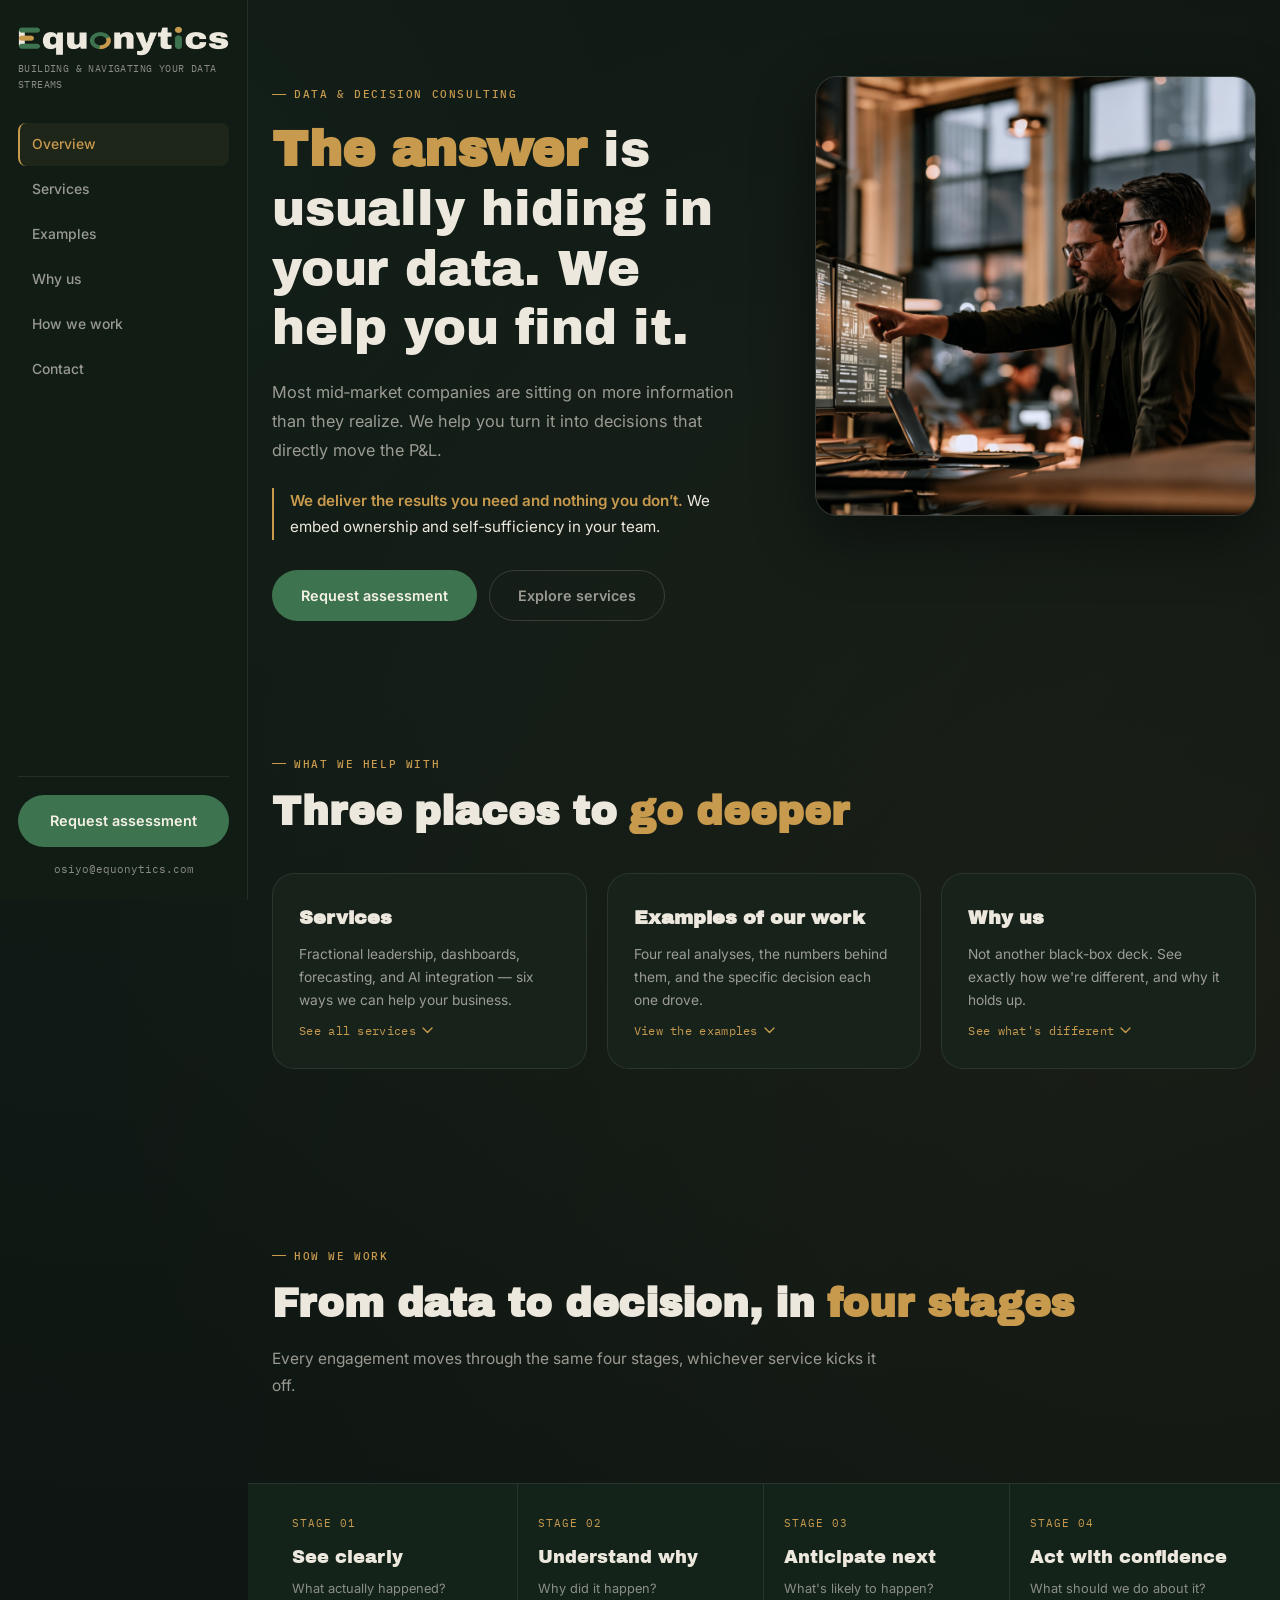
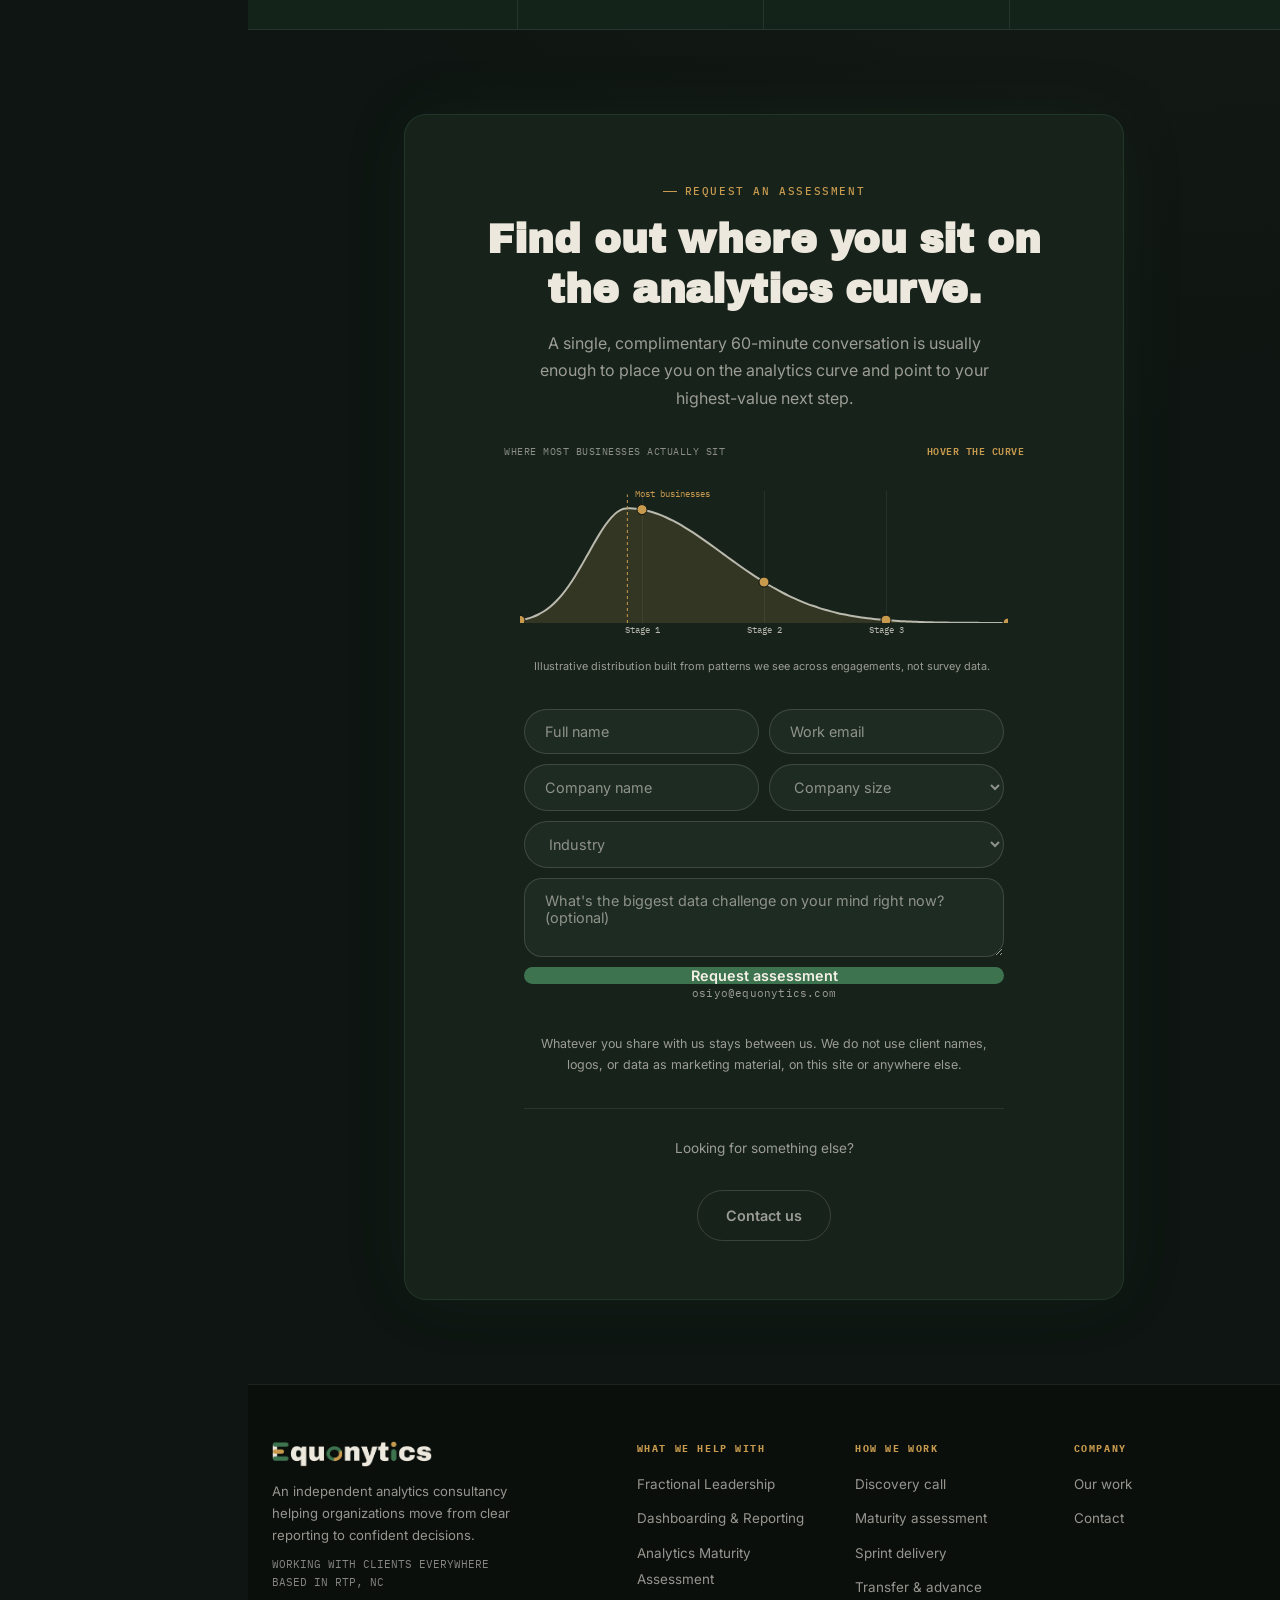
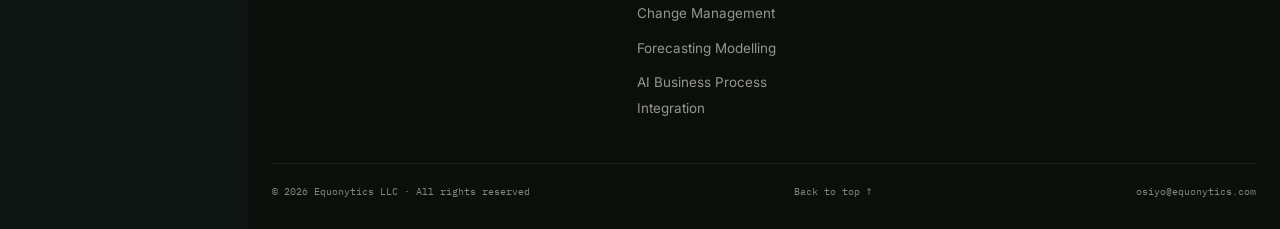
<file: index.html>
<!DOCTYPE html>
<html lang="en">
<head>
    <meta charset="UTF-8">
    <meta name="viewport" content="width=device-width, initial-scale=1.0">
    <title>Equonytics | Data Science & Analytics Consulting, Built for Ownership</title>
    <meta name="description" content="Equonytics turns scattered data into clear, confident decisions — fractional analytics leadership, dashboards, forecasting, and AI integration, built with your team in as little as 90 days.">
    <link rel="canonical" href="https://www.equonytics.com/">
    <meta name="theme-color" content="#0E1512">
    <meta name="robots" content="index, follow">

    <meta property="og:type" content="website">
    <meta property="og:site_name" content="Equonytics">
    <meta property="og:title" content="Equonytics | Data Science & Analytics Consulting, Built for Ownership">
    <meta property="og:description" content="Equonytics turns scattered data into clear, confident decisions — fractional analytics leadership, dashboards, forecasting, and AI integration, built with your team in as little as 90 days.">
    <meta property="og:url" content="https://www.equonytics.com/">
    <meta name="twitter:card" content="summary">
    <meta name="twitter:title" content="Equonytics | Data Science & Analytics Consulting, Built for Ownership">
    <meta name="twitter:description" content="Equonytics turns scattered data into clear, confident decisions — fractional analytics leadership, dashboards, forecasting, and AI integration, built with your team in as little as 90 days.">

    <link rel="icon" type="image/png" href="./assets/favicon.png">
    <link rel="apple-touch-icon" href="./assets/favicon.png">
    <script type="application/ld+json">
    {
        "@context": "https://schema.org",
        "@type": "ProfessionalService",
        "name": "Equonytics",
        "description": "Data science and analytics consulting helping mid-market organizations turn scattered data into clear, confident decisions — through fractional analytics leadership, dashboarding, forecasting, and AI integration.",
        "url": "https://www.equonytics.com/",
        "email": "osiyo@equonytics.com",
        "areaServed": "Worldwide",
        "knowsAbout": ["Data analytics", "Data science consulting", "KPI and KRI governance", "Predictive modeling", "Decision intelligence", "AI implementation strategy", "Fractional CDO", "VP Analytics", "Change Management", "Forecasting", "AI Integration", "Dashboarding", "Reporting"]
    }
    </script>


    <link rel="preconnect" href="https://fonts.googleapis.com">
    <link rel="preconnect" href="https://fonts.gstatic.com" crossorigin>
    <link href="https://fonts.googleapis.com/css2?family=Archivo+Black&family=Archivo:wght@400;500;600;700&family=Inter:wght@300;400;500;600;700&family=IBM+Plex+Mono:wght@400;500;600&display=swap" rel="stylesheet">
    <link rel="stylesheet" href="./assets/styles.css">
</head>
<body>
    <a href="#overview" class="skip-link">Skip to content</a>

    <div class="app-shell">
        <div class="sidenav-scrim" id="sidenavScrim"></div>

        <!-- SECTION NAVIGATION -->
        <aside class="sidenav" id="sidenav" aria-label="Section navigation">
            <div class="sidenav-top">
                <a href="index.html" class="sidenav-logo">
                    <img src="./assets/logo.png" alt="Equonytics" class="logo-wordmark">
                    <span class="logo-sub">Building &amp; Navigating your Data Streams</span>
                </a>
                <button type="button" class="sidenav-close" id="sidenavClose" aria-label="Close menu">&times;</button>
            </div>
            <nav class="sidenav-links" aria-label="Page sections">
                <a href="index.html#overview" class="sidenav-link active">Overview</a>
                <a href="services.html" class="sidenav-link">Services</a>
                <a href="examples.html" class="sidenav-link">Examples</a>
                <a href="why-us.html" class="sidenav-link">Why us</a>
                <a href="index.html#process" class="sidenav-link">How we work</a>
                <a href="index.html#contact" class="sidenav-link">Contact</a>
            </nav>
            <div class="sidenav-foot">
                <a href="index.html#contact" class="btn btn-primary sidenav-cta">Request assessment</a>
                <span class="sidenav-mail">osiyo@equonytics.com</span>
            </div>
        </aside>

        <div class="main-col">
            <!-- MOBILE TOPBAR -->
            <header class="topbar">
                <button type="button" class="menu-toggle" id="menuToggle" aria-label="Open menu" aria-expanded="false" aria-controls="sidenav">
                    <span></span><span></span><span></span>
                </button>
                <img src="./assets/logo.png" alt="Equonytics" class="logo-wordmark">
                <a href="index.html#contact" class="nav-cta">Request assessment</a>
            </header>

            <!-- MAIN HERO -->
            <header class="hero" id="overview">
                <div class="hero-inner">
                    <div class="hero-text">
                        <span class="eyebrow">Data & decision consulting</span>
                        <h1><strong>The answer</strong> is usually hiding in your data. We help you find it.</h1>
                        <p class="hero-sub">Most mid‑market companies are sitting on more information than they realize. We help you turn it into decisions that directly move the P&L.</p>
                        <p class="hero-promise"><strong>We deliver the results you need and nothing you don’t.</strong> We embed ownership and self‑sufficiency in your team.</p>
                        <div class="hero-actions">
                            <a href="#contact" class="btn btn-primary">Request assessment</a>
                            <a href="services.html" class="btn btn-secondary">Explore services</a>
                        </div>
                    </div>
                    <div class="hero-media">
                        <div class="hero-media-frame">
                            <img src="./assets/hero_photo.png" alt="An Equonytics analyst reviewing data dashboards late at the office, city lights visible through the window behind them.">
                        </div>
                    </div>
                </div>
            </header>

            <main id="main-content">
                <!-- WHAT WE HELP WITH: brief teasers, full detail lives on their own pages -->
                <section class="reveal">
                    <div class="wrap">
                        <span class="eyebrow">What we help with</span>
                        <h2>Three places to <strong>go deeper</strong></h2>
                        <div class="teaser-grid">
                            <a href="services.html" class="teaser-card">
                                <h3>Services</h3>
                                <p>Fractional leadership, dashboards, forecasting, and AI integration — six ways we can help your business.</p>
                                <span class="teaser-link">See all services <svg width="11" height="7" viewBox="0 0 11 7" fill="none"><path d="M1 1L5.5 5.5L10 1" stroke="currentColor" stroke-width="1.4" stroke-linecap="round" stroke-linejoin="round"/></svg></span>
                            </a>
                            <a href="examples.html" class="teaser-card">
                                <h3>Examples of our work</h3>
                                <p>Four real analyses, the numbers behind them, and the specific decision each one drove.</p>
                                <span class="teaser-link">View the examples <svg width="11" height="7" viewBox="0 0 11 7" fill="none"><path d="M1 1L5.5 5.5L10 1" stroke="currentColor" stroke-width="1.4" stroke-linecap="round" stroke-linejoin="round"/></svg></span>
                            </a>
                            <a href="why-us.html" class="teaser-card">
                                <h3>Why us</h3>
                                <p>Not another black-box deck. See exactly how we're different, and why it holds up.</p>
                                <span class="teaser-link">See what's different <svg width="11" height="7" viewBox="0 0 11 7" fill="none"><path d="M1 1L5.5 5.5L10 1" stroke="currentColor" stroke-width="1.4" stroke-linecap="round" stroke-linejoin="round"/></svg></span>
                            </a>
                        </div>
                    </div>
                </section>

                <!-- BRIEF PROCESS OVERVIEW -->
                <section class="reveal" id="process-intro">
                    <div class="wrap">
                        <span class="eyebrow">How we work</span>
                        <h2>From data to decision, in <strong>four stages</strong></h2>
                        <p class="lead">Every engagement moves through the same four stages, whichever service kicks it off.</p>
                    </div>
                </section>
<div class="stages reveal" id="process">
            <div class="stages-inner">
                <div class="stage"><div class="stage-num">STAGE 01</div><div class="stage-name">See clearly</div><div class="stage-desc">What actually happened?</div></div>
                <div class="stage"><div class="stage-num">STAGE 02</div><div class="stage-name">Understand why</div><div class="stage-desc">Why did it happen?</div></div>
                <div class="stage"><div class="stage-num">STAGE 03</div><div class="stage-name">Anticipate next</div><div class="stage-desc">What's likely to happen?</div></div>
                <div class="stage"><div class="stage-num">STAGE 04</div><div class="stage-name">Act with confidence</div><div class="stage-desc">What should we do about it?</div></div>
            </div>
        </div>

<section class="cta reveal" id="contact">
            <div class="wrap">
                <div class="cta-box">
                    <span class="eyebrow">Request an assessment</span>
                    <h2>Find out where you sit on the analytics curve.</h2>
                    <p>A single, complimentary 60-minute conversation is usually enough to place you on the analytics curve and point to your highest-value next step.</p>

                    <div class="cta-chart-wrap">
                        <div class="field-card-label" style="text-align:left;">
                            <span>Where most businesses actually sit</span>
                            <strong>hover the curve</strong>
                        </div>
                        <div id="maturity-chart" class="cta-chart" aria-label="Bell curve showing the distribution of businesses across the analytics maturity continuum, peaking just before stage one"></div>
                        <p class="illustrative-note" style="text-align:left;">Illustrative distribution built from patterns we see across engagements, not survey data.</p>
                    </div>

                    <form class="cta-form" id="assessment-form" action="https://formspree.io/f/xnparqle" method="POST">
                        <input type="hidden" name="_subject" value="Equonytics Assessment Request">
                        <input type="text" name="_gotcha" style="display:none">

                        <div class="form-row">
                            <input type="text" name="name" placeholder="Full name" aria-label="Full name" required>
                            <input type="email" name="email" placeholder="Work email" aria-label="Work email" required pattern="[^@\s]+@[^@\s]+\.[^@\s]+">
                        </div>

                        <div class="form-row">
                            <input type="text" name="company" placeholder="Company name" aria-label="Company name" required>
                            <select name="employees" aria-label="Number of employees" required>
                                <option value="" disabled selected>Company size</option>
                                <option value="1-10">1–10 employees</option>
                                <option value="11-50">11–50 employees</option>
                                <option value="51-200">51–200 employees</option>
                                <option value="201-500">201–500 employees</option>
                                <option value="500+">500+ employees</option>
                            </select>
                        </div>

                        <select name="industry" aria-label="Industry" required>
                            <option value="" disabled selected>Industry</option>
                            <option value="SaaS / Software">SaaS / Software</option>
                            <option value="Ecommerce / Retail">Ecommerce / Retail</option>
                            <option value="Manufacturing">Manufacturing</option>
                            <option value="Logistics / Supply Chain">Logistics / Supply Chain</option>
                            <option value="Financial Services">Financial Services</option>
                            <option value="Healthcare">Healthcare</option>
                            <option value="Professional Services">Professional Services</option>
                            <option value="Other">Other</option>
                        </select>

                        <textarea name="challenge" placeholder="What's the biggest data challenge on your mind right now? (optional)" aria-label="Biggest data challenge" rows="3"></textarea>

                        <button type="submit">Request assessment</button>
                    </form>
                    <p class="cta-note">osiyo@equonytics.com</p>
                    <p class="cta-confidential">Whatever you share with us stays between us. We do not use client names, logos, or data as marketing material, on this site or anywhere else.</p>

                    <div class="cta-secondary">
                        <p class="cta-secondary-text">Looking for something else?</p>
                        <a href="mailto:osiyo@equonytics.com" class="btn btn-secondary">Contact us</a>
                    </div>
                </div>
            </div>
        </section>
            </main>
<footer>
        <div class="foot-inner">
            <div>
                <div class="footer-brand">
                    <img src="./assets/logo.png" alt="Equonytics" class="footer-logo-img">
                </div>
                <p class="footer-desc">An independent analytics consultancy helping organizations move from clear reporting to confident decisions.</p>
                <div class="footer-loc">WORKING WITH CLIENTS EVERYWHERE<br> BASED IN RTP, NC</div>
            </div>
            <div class="fc">
                <h4>What we help with</h4>
                <ul>
                    <li><a href="services.html#fractional">Fractional Leadership</a></li>
                    <li><a href="services.html#dashboarding">Dashboarding & Reporting</a></li>
                    <li><a href="services.html#assessment">Analytics Maturity Assessment</a></li>
                    <li><a href="services.html#change">Change Management</a></li>
                    <li><a href="services.html#forecasting">Forecasting Modelling</a></li>
                    <li><a href="services.html#ai">AI Business Process Integration</a></li>
                </ul>
            </div>
            <div class="fc">
                <h4>How we work</h4>
                <ul>
                    <li><a href="#contact">Discovery call</a></li>
                    <li><a href="#contact">Maturity assessment</a></li>
                    <li><a href="#contact">Sprint delivery</a></li>
                    <li><a href="#contact">Transfer & advance</a></li>
                </ul>
            </div>
            <div class="fc">
                <h4>Company</h4>
                <ul>
                    <li><a href="examples.html">Our work</a></li>
                    <li><a href="#contact">Contact</a></li>
                </ul>
            </div>
        </div>
        <div class="foot-bottom">
            <span>© 2026 Equonytics LLC · All rights reserved</span>
            <a href="#overview" class="back-to-top">Back to top ↑</a>
            <span>osiyo@equonytics.com</span>
        </div>
    </footer>
        </div> <!-- /main-col -->
    </div> <!-- /app-shell -->

    <script src="https://cdn.plot.ly/plotly-2.32.0.min.js" charset="utf-8"></script>
    <script src="./assets/app.js"></script>
    <script src="./assets/home.js"></script>
</body>
</html>
</file>
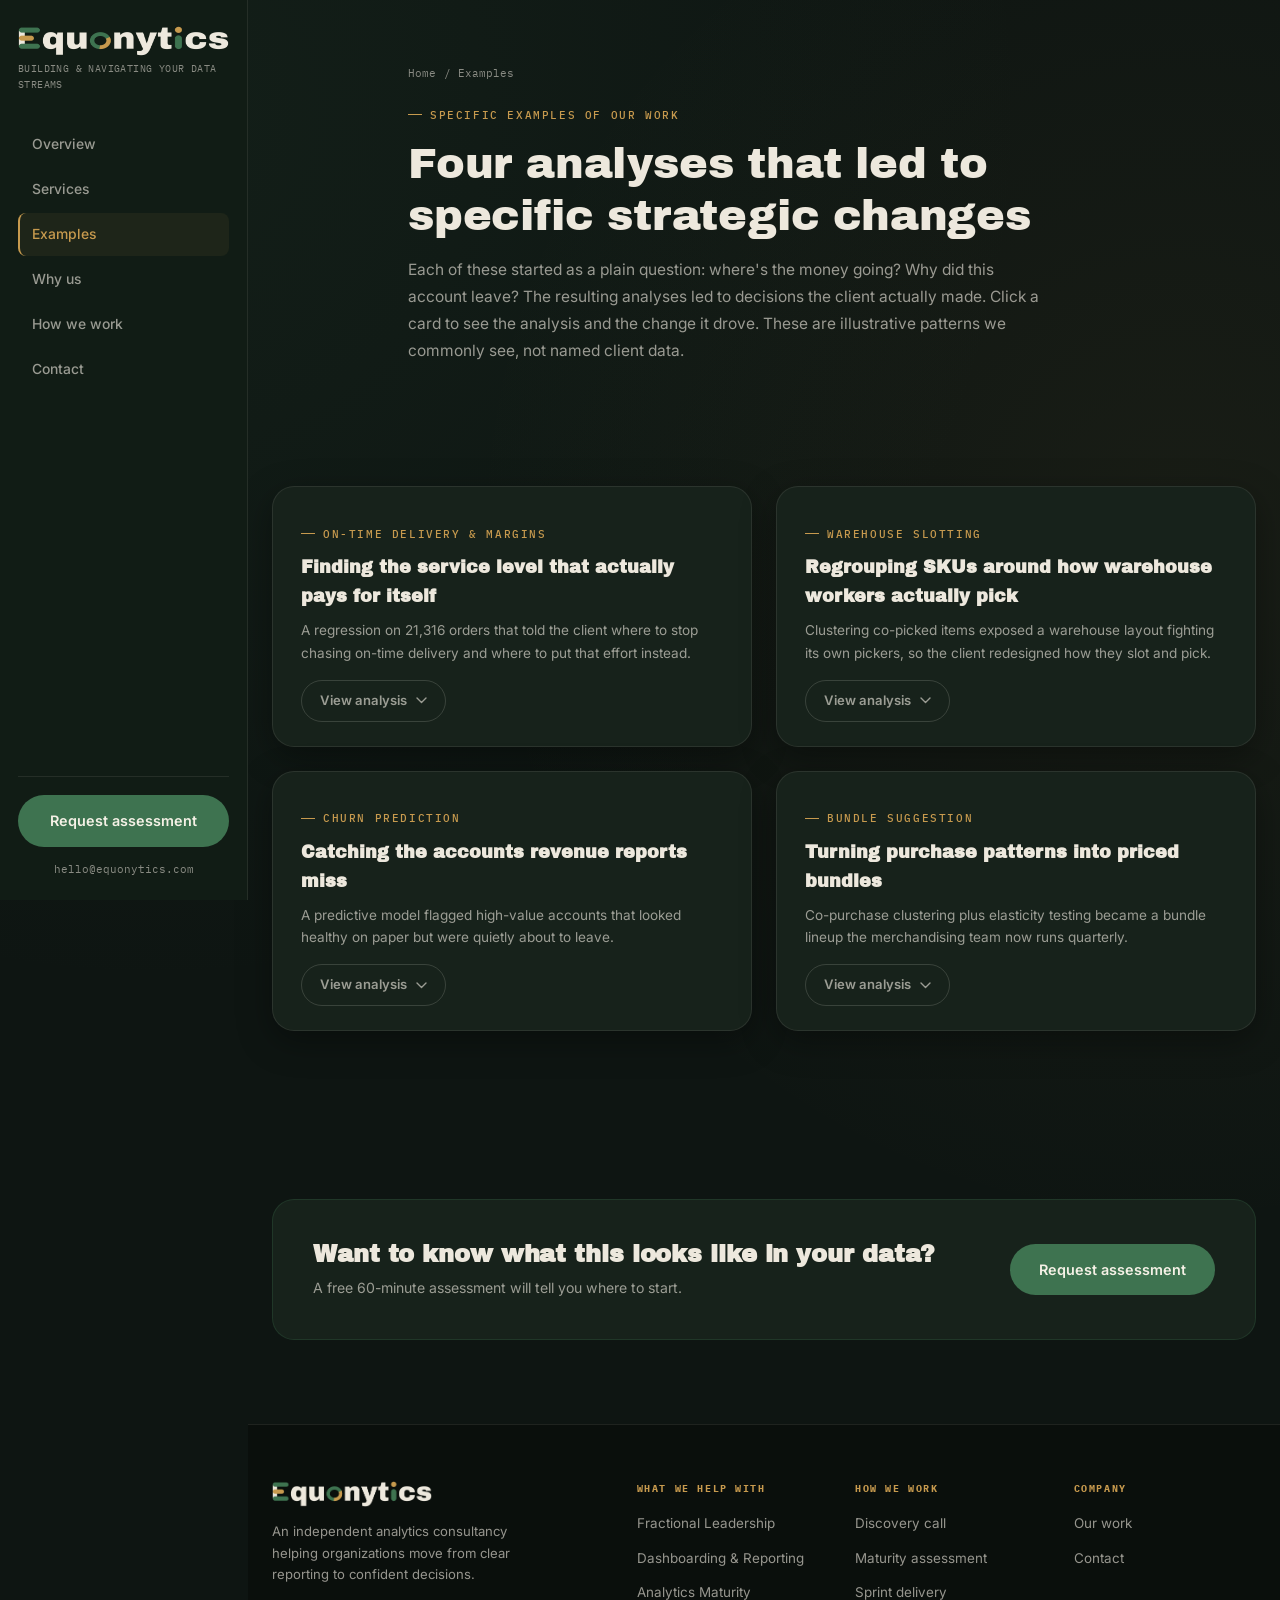
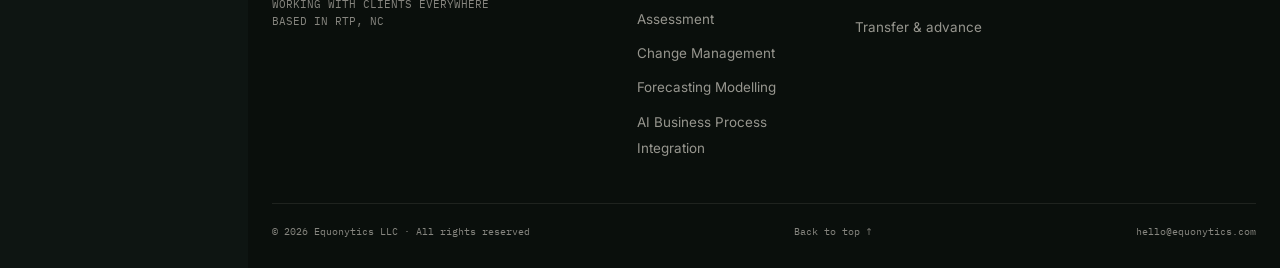
<file: examples.html>
<!DOCTYPE html>
<html lang="en">
<head>
    <meta charset="UTF-8">
    <meta name="viewport" content="width=device-width, initial-scale=1.0">
    <title>Examples of our work | Equonytics</title>
    <meta name="description" content="Four illustrative analyses from Equonytics engagements — on-time delivery and margin, warehouse slotting, churn prediction, and bundle suggestion — and the specific change each one drove.">
    <link rel="canonical" href="https://www.equonytics.com/examples.html">
    <meta name="theme-color" content="#0E1512">
    <meta name="robots" content="index, follow">

    <meta property="og:type" content="website">
    <meta property="og:site_name" content="Equonytics">
    <meta property="og:title" content="Examples of our work | Equonytics">
    <meta property="og:description" content="Four illustrative analyses from Equonytics engagements — on-time delivery and margin, warehouse slotting, churn prediction, and bundle suggestion — and the specific change each one drove.">
    <meta property="og:url" content="https://www.equonytics.com/examples.html">
    <meta name="twitter:card" content="summary">
    <meta name="twitter:title" content="Examples of our work | Equonytics">
    <meta name="twitter:description" content="Four illustrative analyses from Equonytics engagements — on-time delivery and margin, warehouse slotting, churn prediction, and bundle suggestion — and the specific change each one drove.">

    <link rel="icon" type="image/png" href="./assets/favicon.png">
    <link rel="apple-touch-icon" href="./assets/favicon.png">

    <link rel="preconnect" href="https://fonts.googleapis.com">
    <link rel="preconnect" href="https://fonts.gstatic.com" crossorigin>
    <link href="https://fonts.googleapis.com/css2?family=Archivo+Black&family=Archivo:wght@400;500;600;700&family=Inter:wght@300;400;500;600;700&family=IBM+Plex+Mono:wght@400;500;600&display=swap" rel="stylesheet">
    <link rel="stylesheet" href="./assets/styles.css">
</head>
<body>
    <a href="#main-content" class="skip-link">Skip to content</a>

    <div class="app-shell">
        <div class="sidenav-scrim" id="sidenavScrim"></div>

        <!-- SECTION NAVIGATION -->
        <aside class="sidenav" id="sidenav" aria-label="Section navigation">
            <div class="sidenav-top">
                <a href="index.html" class="sidenav-logo">
                    <img src="./assets/logo.png" alt="Equonytics" class="logo-wordmark">
                    <span class="logo-sub">Building &amp; Navigating your Data Streams</span>
                </a>
                <button type="button" class="sidenav-close" id="sidenavClose" aria-label="Close menu">&times;</button>
            </div>
            <nav class="sidenav-links" aria-label="Page sections">
                <a href="index.html#overview" class="sidenav-link">Overview</a>
                <a href="services.html" class="sidenav-link">Services</a>
                <a href="examples.html" class="sidenav-link active">Examples</a>
                <a href="why-us.html" class="sidenav-link">Why us</a>
                <a href="index.html#process" class="sidenav-link">How we work</a>
                <a href="index.html#contact" class="sidenav-link">Contact</a>
            </nav>
            <div class="sidenav-foot">
                <a href="index.html#contact" class="btn btn-primary sidenav-cta">Request assessment</a>
                <span class="sidenav-mail">hello@equonytics.com</span>
            </div>
        </aside>

        <div class="main-col">
            <!-- MOBILE TOPBAR -->
            <header class="topbar">
                <button type="button" class="menu-toggle" id="menuToggle" aria-label="Open menu" aria-expanded="false" aria-controls="sidenav">
                    <span></span><span></span><span></span>
                </button>
                <img src="./assets/logo.png" alt="Equonytics" class="logo-wordmark">
                <a href="index.html#contact" class="nav-cta">Request assessment</a>
            </header>

            <!-- PAGE HEADER -->
            <header class="page-header">
                <div class="wrap page-header-inner">
                    <div class="breadcrumb"><a href="index.html">Home</a> / Examples</div>
                    <span class="eyebrow">Specific examples of our work</span>
                    <h1>Four analyses that led to specific strategic changes</h1>
                    <p class="lead">Each of these started as a plain question: where's the money going? Why did this account leave? The resulting analyses led to decisions the client actually made. Click a card to see the analysis and the change it drove. These are illustrative patterns we commonly see, not named client data.</p>
                </div>
            </header>

            <main id="main-content">
<section class="reveal" id="examples">
            <div class="wrap">
                <div class="examples-grid" id="examples-grid">
                    <details class="field-card" id="regression-details">
                        <summary class="field-summary">
                            <span class="eyebrow" style="margin-bottom:10px;">On-time Delivery & Margins</span>
                            <h3 style="font-size:1.1rem; font-weight:600; margin-bottom:8px; color:var(--cream);">Finding the service level that actually pays for itself</h3>
                            <p style="font-size:0.85rem; color:var(--muted); line-height:1.65; margin-bottom:16px;">A regression on 21,316 orders that told the client where to stop chasing on-time delivery and where to put that effort instead.</p>
                            <span class="expand-cta">View analysis <svg class="chevron" width="11" height="7" viewBox="0 0 11 7" fill="none"><path d="M1 1L5.5 5.5L10 1" stroke="currentColor" stroke-width="1.4" stroke-linecap="round" stroke-linejoin="round"/></svg></span>
                        </summary>
                        <div class="field-card-body">
                            <div class="field-card-label"><span>On-time delivery vs. gross margin lift</span><strong>hover to inspect</strong></div>
                            <div id="regression-chart" class="field-chart-plot"></div>
                            <div class="field-caption">Every <strong>1-point improvement</strong> was associated with a <strong>0.4-point increase in gross margin</strong>, but only after service crossed <strong>92%</strong>.</div>
                            <div class="field-outcome"><strong>Change made:</strong> the client stopped funding uniform service-level targets network-wide and redirected the budget to push underperforming lanes past 92%, where the margin actually shows up.</div>
                            <div class="field-stats">
                                <div class="fs"><strong>0.4</strong><span>margin pts per OTD pt</span></div>
                                <div class="fs"><strong>92%</strong><span>service-level threshold</span></div>
                                <div class="fs"><strong>0.81</strong><span>model R²</span></div>
                                <div class="fs"><strong>21,316</strong><span>orders analyzed</span></div>
                            </div>
                            <div class="playbook-inner">
                                <span class="eyebrow">Reading the regression</span>
                                <h3 style="margin:10px 0;">A metric only earns its keep if it has the capacity to change your strategy.</h3>
                                <div class="svc-grid" style="margin-top:20px;">
                                    <div class="svc"><span class="svc-mark">Below 92%</span><h4 style="font-size:1.1rem;">Fix the floor</h4><p>Stop spreading effort evenly.</p></div>
                                    <div class="svc"><span class="svc-mark">Above 92%</span><h4 style="font-size:1.1rem;">Harvest the premium</h4><p>Put capital into lanes above the line.</p></div>
                                </div>
                                <div class="warning-box"><span class="eyebrow">The marginal-ROI trap</span><p>Do not apply the 0.4 multiplier across the whole network.</p></div>
                            </div>
                        </div>
                    </details>
                    <details class="field-card" id="slotting-details">
                        <summary class="field-summary">
                            <span class="eyebrow" style="margin-bottom:10px;">Warehouse Slotting</span>
                            <h3 style="font-size:1.1rem; font-weight:600; margin-bottom:8px; color:var(--cream);">Regrouping SKUs around how warehouse workers actually pick</h3>
                            <p style="font-size:0.85rem; color:var(--muted); line-height:1.65; margin-bottom:16px;">Clustering co-picked items exposed a warehouse layout fighting its own pickers, so the client redesigned how they slot and pick.</p>
                            <span class="expand-cta">View analysis <svg class="chevron" width="11" height="7" viewBox="0 0 11 7" fill="none"><path d="M1 1L5.5 5.5L10 1" stroke="currentColor" stroke-width="1.4" stroke-linecap="round" stroke-linejoin="round"/></svg></span>
                        </summary>
                        <div class="field-card-body">
                            <div class="field-card-label"><span>SKU clustering by pick frequency & weight</span><strong>hover for details</strong></div>
                            <div id="slotting-chart" class="field-chart-plot"></div>
                            <div class="field-caption">We found <strong>three natural clusters</strong> of items frequently picked together. Moving them closer cut travel time by <strong>18%</strong>.</div>
                            <div class="field-outcome"><strong>Change made:</strong> the client re-slotted the warehouse around these three clusters instead of the old alphabetical layout, cutting picker travel distance by 22% within one relayout cycle.</div>
                            <div class="field-stats">
                                <div class="fs"><strong>3</strong><span>clusters identified</span></div>
                                <div class="fs"><strong>18%</strong><span>faster picking</span></div>
                                <div class="fs"><strong>22%</strong><span>less travel distance</span></div>
                                <div class="fs"><strong>4,112</strong><span>SKUs analyzed</span></div>
                            </div>
                        </div>
                    </details>
                    <details class="field-card" id="churn-details">
                        <summary class="field-summary">
                            <span class="eyebrow" style="margin-bottom:10px;">Churn Prediction</span>
                            <h3 style="font-size:1.1rem; font-weight:600; margin-bottom:8px; color:var(--cream);">Catching the accounts revenue reports miss</h3>
                            <p style="font-size:0.85rem; color:var(--muted); line-height:1.65; margin-bottom:16px;">A predictive model flagged high-value accounts that looked healthy on paper but were quietly about to leave.</p>
                            <span class="expand-cta">View analysis <svg class="chevron" width="11" height="7" viewBox="0 0 11 7" fill="none"><path d="M1 1L5.5 5.5L10 1" stroke="currentColor" stroke-width="1.4" stroke-linecap="round" stroke-linejoin="round"/></svg></span>
                        </summary>
                        <div class="field-card-body">
                            <div class="field-card-label"><span>Customer value vs. predicted churn probability</span><strong>hover for details</strong></div>
                            <div id="churn-chart" class="field-chart-plot"></div>
                            <div class="field-caption">The model flags accounts that look fine on revenue but have <strong>high churn risk</strong>. At a 0.7 threshold, it captures <strong>74%</strong> of churners.</div>
                            <div class="field-outcome"><strong>Change made:</strong> the client moved its retention team off a manual "recent complaint" list and onto this model's 0.7-threshold queue, which now drives their weekly save-call priority.</div>
                            <div class="field-stats">
                                <div class="fs"><strong>0.86</strong><span>AUC score</span></div>
                                <div class="fs"><strong>74%</strong><span>recall @ 0.7</span></div>
                                <div class="fs"><strong>3.2x</strong><span>retention ROI</span></div>
                                <div class="fs"><strong>1,847</strong><span>accounts scored</span></div>
                            </div>
                        </div>
                    </details>
                    <details class="field-card" id="bundle-details">
                        <summary class="field-summary">
                            <span class="eyebrow" style="margin-bottom:10px;">Bundle Suggestion</span>
                            <h3 style="font-size:1.1rem; font-weight:600; margin-bottom:8px; color:var(--cream);">Turning purchase patterns into priced bundles</h3>
                            <p style="font-size:0.85rem; color:var(--muted); line-height:1.65; margin-bottom:16px;">Co-purchase clustering plus elasticity testing became a bundle lineup the merchandising team now runs quarterly.</p>
                            <span class="expand-cta">View analysis <svg class="chevron" width="11" height="7" viewBox="0 0 11 7" fill="none"><path d="M1 1L5.5 5.5L10 1" stroke="currentColor" stroke-width="1.4" stroke-linecap="round" stroke-linejoin="round"/></svg></span>
                        </summary>
                        <div class="field-card-body">
                            <div class="field-card-label"><span>Co-purchase heatmap between product categories</span><strong>hover for joint probability</strong></div>
                            <div id="bundle-chart" class="field-chart-plot"></div>
                            <div class="field-caption">Clustering reveals <strong>natural affinities</strong>. Price elasticity determines the discount. We identified <strong>7 bundles</strong> with a <strong>14% lift</strong> in average order value.</div>
                            <div class="field-outcome"><strong>Change made:</strong> the merchandising team replaced ad hoc seasonal bundles with these 7 elasticity-priced pairings and now re-runs the analysis every quarter as the product catalog shifts.</div>
                            <div class="field-stats">
                                <div class="fs"><strong>7</strong><span>bundles identified</span></div>
                                <div class="fs"><strong>14%</strong><span>expected AOV lift</span></div>
                                <div class="fs"><strong>-1.2 to -2.1</strong><span>elasticity range</span></div>
                                <div class="fs"><strong>31,502</strong><span>transactions analyzed</span></div>
                            </div>
                        </div>
                    </details>
                </div>
            </div>
        </section>
            </main>

            <!-- CTA BAND -->
            <section class="reveal">
                <div class="wrap">
                    <div class="cta-band">
                        <div>
                            <h2>Want to know what this looks like in your data?</h2>
                            <p>A free 60-minute assessment will tell you where to start.</p>
                        </div>
                        <a href="index.html#contact" class="btn btn-primary">Request assessment</a>
                    </div>
                </div>
            </section>

<footer>
        <div class="foot-inner">
            <div>
                <div class="footer-brand">
                    <img src="./assets/logo.png" alt="Equonytics" class="footer-logo-img">
                </div>
                <p class="footer-desc">An independent analytics consultancy helping organizations move from clear reporting to confident decisions.</p>
                <div class="footer-loc">WORKING WITH CLIENTS EVERYWHERE<br> BASED IN RTP, NC</div>
            </div>
            <div class="fc">
                <h4>What we help with</h4>
                <ul>
                    <li><a href="services.html#tab-fractional">Fractional Leadership</a></li>
                    <li><a href="services.html#tab-dashboarding">Dashboarding & Reporting</a></li>
                    <li><a href="services.html#tab-assessment">Analytics Maturity Assessment</a></li>
                    <li><a href="services.html#tab-change">Change Management</a></li>
                    <li><a href="services.html#tab-forecasting">Forecasting Modelling</a></li>
                    <li><a href="services.html#tab-ai">AI Business Process Integration</a></li>
                </ul>
            </div>
            <div class="fc">
                <h4>How we work</h4>
                <ul>
                    <li><a href="index.html#contact">Discovery call</a></li>
                    <li><a href="index.html#contact">Maturity assessment</a></li>
                    <li><a href="index.html#contact">Sprint delivery</a></li>
                    <li><a href="index.html#contact">Transfer & advance</a></li>
                </ul>
            </div>
            <div class="fc">
                <h4>Company</h4>
                <ul>
                    <li><a href="#main-content">Our work</a></li>
                    <li><a href="index.html#contact">Contact</a></li>
                </ul>
            </div>
        </div>
        <div class="foot-bottom">
            <span>© 2026 Equonytics LLC · All rights reserved</span>
            <a href="#" class="back-to-top">Back to top ↑</a>
            <span>hello@equonytics.com</span>
        </div>
    </footer>
        </div> <!-- /main-col -->
    </div> <!-- /app-shell -->

    <script src="https://cdn.plot.ly/plotly-2.32.0.min.js" charset="utf-8"></script>
    <script src="./assets/app.js"></script>
    <script src="./assets/examples.js"></script>
</body>
</html>
</file>
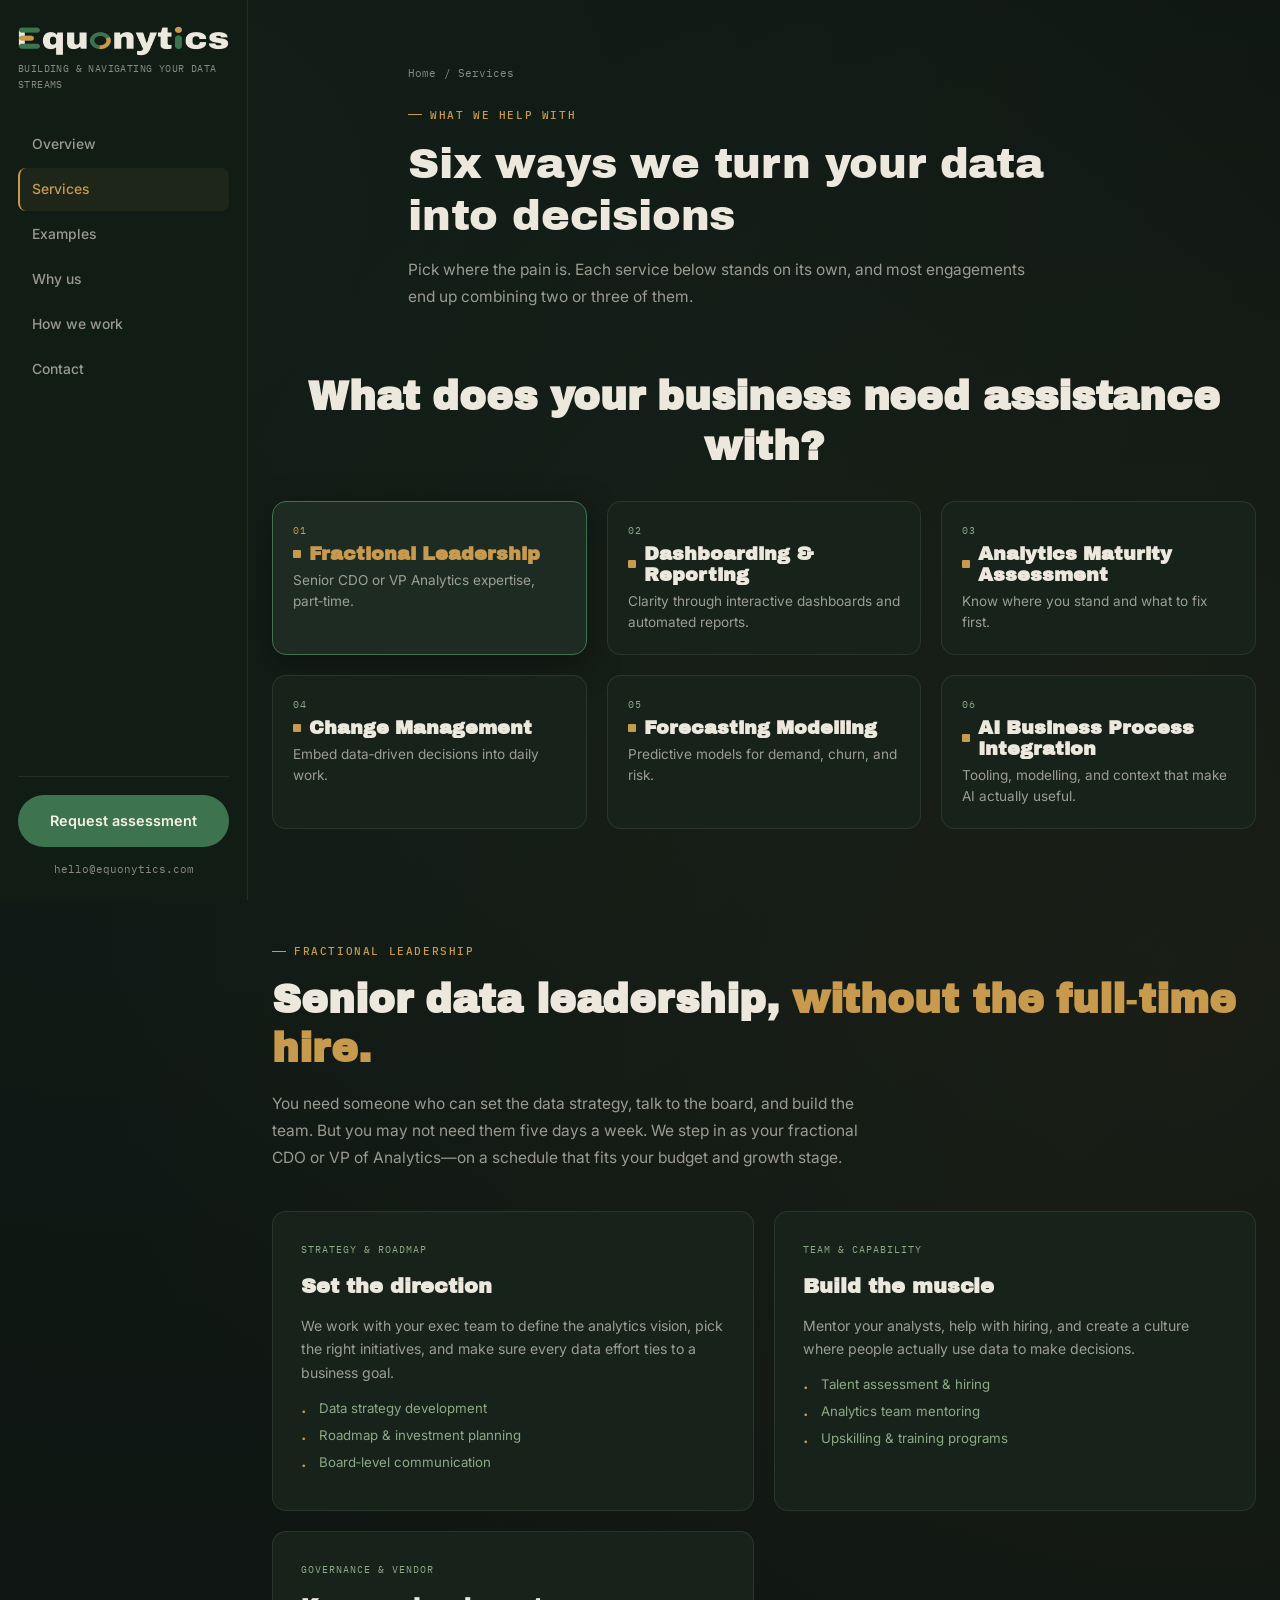
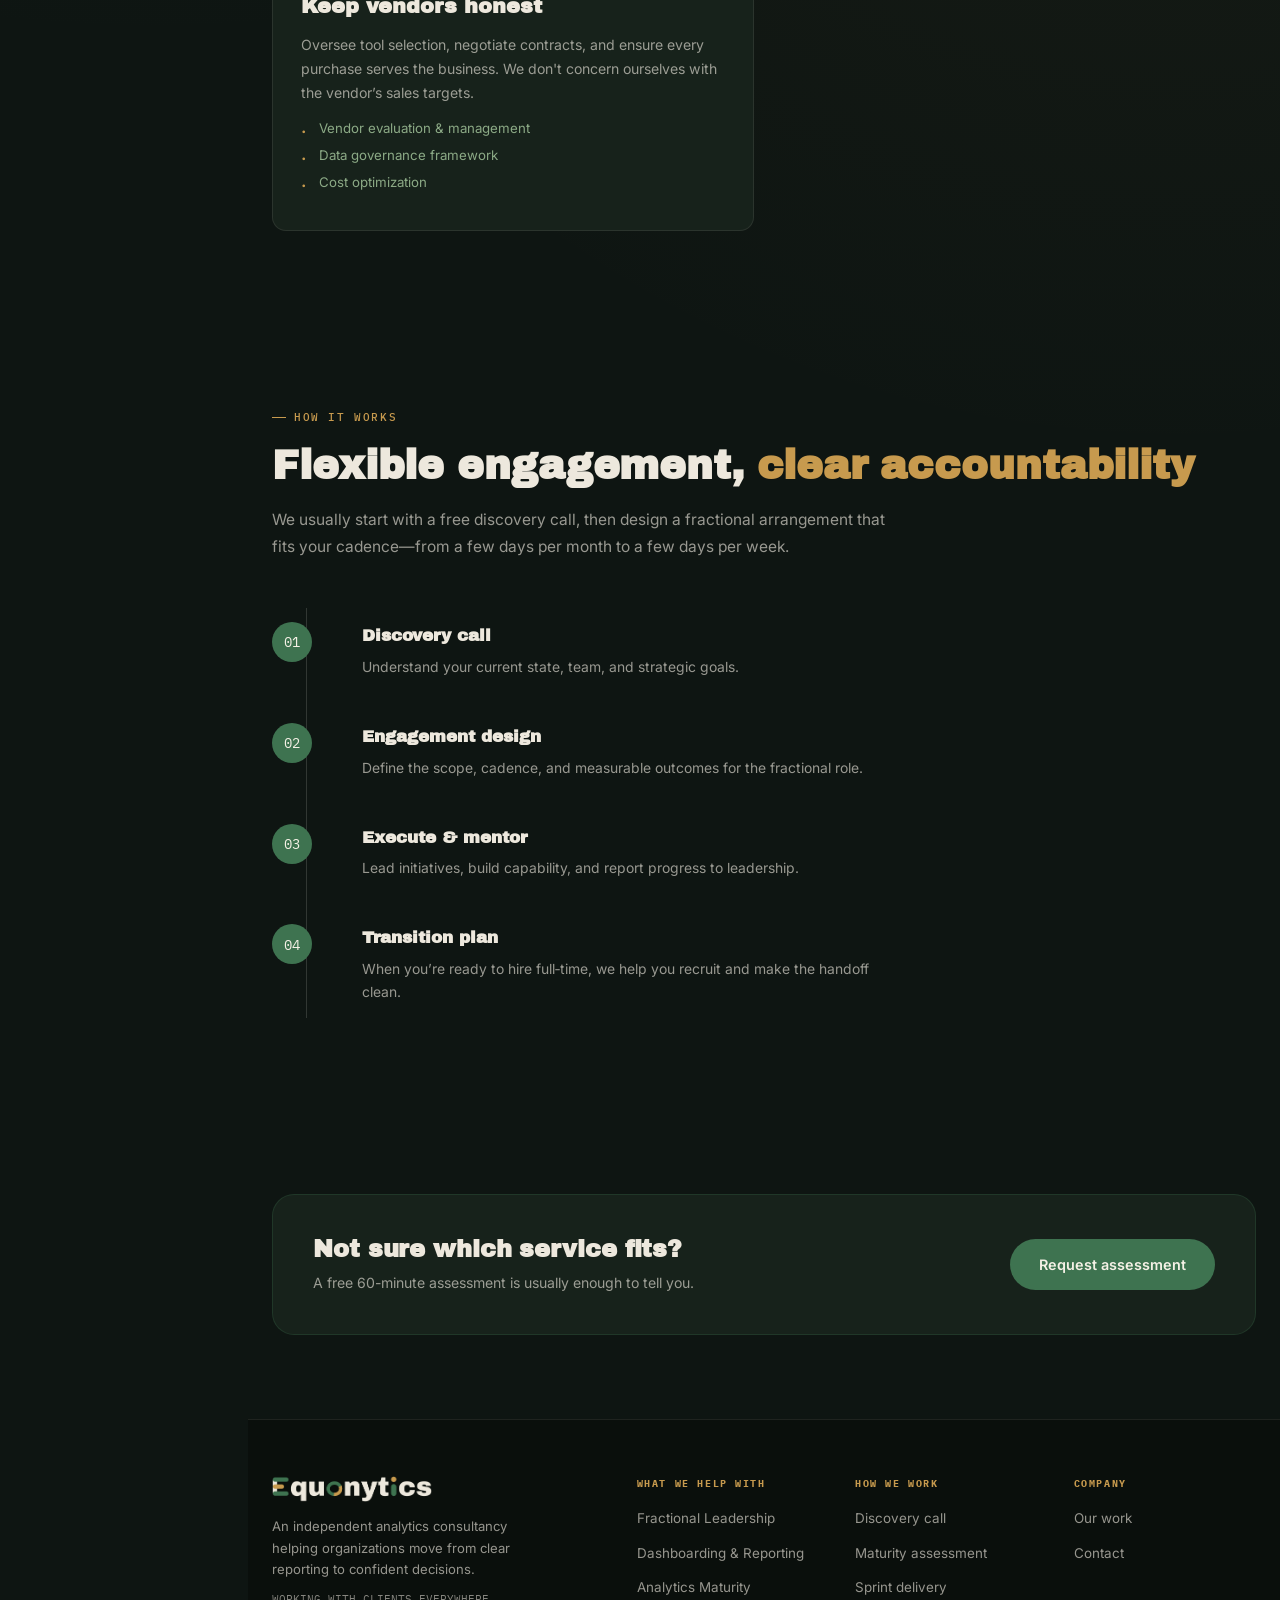
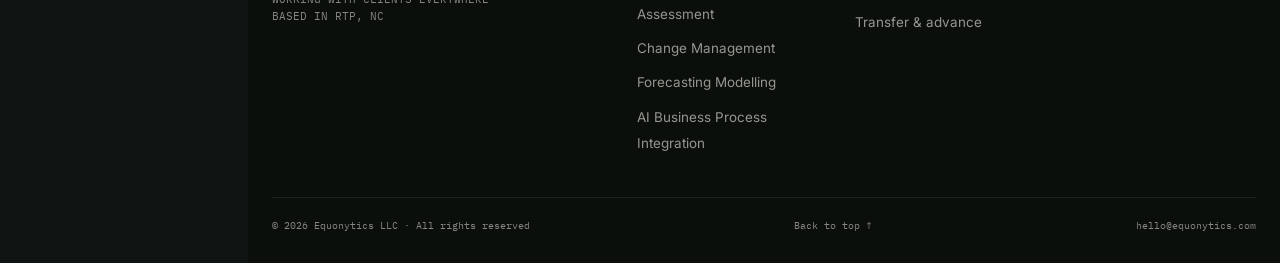
<file: services.html>
<!DOCTYPE html>
<html lang="en">
<head>
    <meta charset="UTF-8">
    <meta name="viewport" content="width=device-width, initial-scale=1.0">
    <title>Services | Equonytics</title>
    <meta name="description" content="Six ways Equonytics helps mid-market teams turn data into decisions: fractional leadership, dashboarding, maturity assessments, change management, forecasting, and AI integration.">
    <link rel="canonical" href="https://www.equonytics.com/services.html">
    <meta name="theme-color" content="#0E1512">
    <meta name="robots" content="index, follow">

    <meta property="og:type" content="website">
    <meta property="og:site_name" content="Equonytics">
    <meta property="og:title" content="Services | Equonytics">
    <meta property="og:description" content="Six ways Equonytics helps mid-market teams turn data into decisions: fractional leadership, dashboarding, maturity assessments, change management, forecasting, and AI integration.">
    <meta property="og:url" content="https://www.equonytics.com/services.html">
    <meta name="twitter:card" content="summary">
    <meta name="twitter:title" content="Services | Equonytics">
    <meta name="twitter:description" content="Six ways Equonytics helps mid-market teams turn data into decisions: fractional leadership, dashboarding, maturity assessments, change management, forecasting, and AI integration.">

    <link rel="icon" type="image/png" href="./assets/favicon.png">
    <link rel="apple-touch-icon" href="./assets/favicon.png">

    <link rel="preconnect" href="https://fonts.googleapis.com">
    <link rel="preconnect" href="https://fonts.gstatic.com" crossorigin>
    <link href="https://fonts.googleapis.com/css2?family=Archivo+Black&family=Archivo:wght@400;500;600;700&family=Inter:wght@300;400;500;600;700&family=IBM+Plex+Mono:wght@400;500;600&display=swap" rel="stylesheet">
    <link rel="stylesheet" href="./assets/styles.css">
</head>
<body>
    <a href="#main-content" class="skip-link">Skip to content</a>

    <div class="app-shell">
        <div class="sidenav-scrim" id="sidenavScrim"></div>

        <!-- SECTION NAVIGATION -->
        <aside class="sidenav" id="sidenav" aria-label="Section navigation">
            <div class="sidenav-top">
                <a href="index.html" class="sidenav-logo">
                    <img src="./assets/logo.png" alt="Equonytics" class="logo-wordmark">
                    <span class="logo-sub">Building &amp; Navigating your Data Streams</span>
                </a>
                <button type="button" class="sidenav-close" id="sidenavClose" aria-label="Close menu">&times;</button>
            </div>
            <nav class="sidenav-links" aria-label="Page sections">
                <a href="index.html#overview" class="sidenav-link">Overview</a>
                <a href="services.html" class="sidenav-link active">Services</a>
                <a href="examples.html" class="sidenav-link">Examples</a>
                <a href="why-us.html" class="sidenav-link">Why us</a>
                <a href="index.html#process" class="sidenav-link">How we work</a>
                <a href="index.html#contact" class="sidenav-link">Contact</a>
            </nav>
            <div class="sidenav-foot">
                <a href="index.html#contact" class="btn btn-primary sidenav-cta">Request assessment</a>
                <span class="sidenav-mail">hello@equonytics.com</span>
            </div>
        </aside>

        <div class="main-col">
            <!-- MOBILE TOPBAR -->
            <header class="topbar">
                <button type="button" class="menu-toggle" id="menuToggle" aria-label="Open menu" aria-expanded="false" aria-controls="sidenav">
                    <span></span><span></span><span></span>
                </button>
                <img src="./assets/logo.png" alt="Equonytics" class="logo-wordmark">
                <a href="index.html#contact" class="nav-cta">Request assessment</a>
            </header>

            <!-- PAGE HEADER -->
            <header class="page-header">
                <div class="wrap page-header-inner">
                    <div class="breadcrumb"><a href="index.html">Home</a> / Services</div>
                    <span class="eyebrow">What we help with</span>
                    <h1>Six ways we turn your data into decisions</h1>
                    <p class="lead">Pick where the pain is. Each service below stands on its own, and most engagements end up combining two or three of them.</p>
                </div>
            </header>

            <main id="main-content">
<section class="service-selector" id="service-selector">
        <div class="wrap">
            <h2>What does your business need assistance with?</h2>
            <div class="service-options" id="service-options" role="tablist" aria-label="Service options">
                <button class="service-option active" type="button" data-tab="fractional" role="tab" aria-selected="true" aria-controls="panel-fractional" id="tab-fractional">
                    <span class="option-mark">01</span>
                    <div class="option-title-wrap"><span class="option-icon"></span><span class="option-title">Fractional Leadership</span></div>
                    <span class="option-desc">Senior CDO or VP Analytics expertise, part‑time.</span>
                </button>
                <button class="service-option" type="button" data-tab="dashboarding" role="tab" aria-selected="false" aria-controls="panel-dashboarding" id="tab-dashboarding">
                    <span class="option-mark">02</span>
                    <div class="option-title-wrap"><span class="option-icon"></span><span class="option-title">Dashboarding & Reporting</span></div>
                    <span class="option-desc">Clarity through interactive dashboards and automated reports.</span>
                </button>
                <button class="service-option" type="button" data-tab="assessment" role="tab" aria-selected="false" aria-controls="panel-assessment" id="tab-assessment">
                    <span class="option-mark">03</span>
                    <div class="option-title-wrap"><span class="option-icon"></span><span class="option-title">Analytics Maturity Assessment</span></div>
                    <span class="option-desc">Know where you stand and what to fix first.</span>
                </button>
                <button class="service-option" type="button" data-tab="change" role="tab" aria-selected="false" aria-controls="panel-change" id="tab-change">
                    <span class="option-mark">04</span>
                    <div class="option-title-wrap"><span class="option-icon"></span><span class="option-title">Change Management</span></div>
                    <span class="option-desc">Embed data‑driven decisions into daily work.</span>
                </button>
                <button class="service-option" type="button" data-tab="forecasting" role="tab" aria-selected="false" aria-controls="panel-forecasting" id="tab-forecasting">
                    <span class="option-mark">05</span>
                    <div class="option-title-wrap"><span class="option-icon"></span><span class="option-title">Forecasting Modelling</span></div>
                    <span class="option-desc">Predictive models for demand, churn, and risk.</span>
                </button>
                <button class="service-option" type="button" data-tab="ai" role="tab" aria-selected="false" aria-controls="panel-ai" id="tab-ai">
                    <span class="option-mark">06</span>
                    <div class="option-title-wrap"><span class="option-icon"></span><span class="option-title">AI Business Process Integration</span></div>
                    <span class="option-desc">Tooling, modelling, and context that make AI actually useful.</span>
                </button>
            </div>
        </div>
    </section>

        <!-- Fractional Leadership -->
        <div class="tab-panel active" id="panel-fractional" role="tabpanel" tabindex="0" aria-labelledby="tab-fractional">
            <section class="reveal">
                <div class="wrap">
                    <span class="eyebrow">Fractional Leadership</span>
                    <h2>Senior data leadership, <strong>without the full‑time hire.</strong></h2>
                    <p class="lead">You need someone who can set the data strategy, talk to the board, and build the team. But you may not need them five days a week. We step in as your fractional CDO or VP of Analytics—on a schedule that fits your budget and growth stage.</p>
                    <div class="svc-grid">
                        <div class="svc">
                            <span class="svc-mark">Strategy & Roadmap</span>
                            <h3>Set the direction</h3>
                            <p>We work with your exec team to define the analytics vision, pick the right initiatives, and make sure every data effort ties to a business goal.</p>
                            <ul><li>Data strategy development</li><li>Roadmap & investment planning</li><li>Board‑level communication</li></ul>
                        </div>
                        <div class="svc">
                            <span class="svc-mark">Team & Capability</span>
                            <h3>Build the muscle</h3>
                            <p>Mentor your analysts, help with hiring, and create a culture where people actually use data to make decisions.</p>
                            <ul><li>Talent assessment & hiring</li><li>Analytics team mentoring</li><li>Upskilling & training programs</li></ul>
                        </div>
                        <div class="svc">
                            <span class="svc-mark">Governance & Vendor</span>
                            <h3>Keep vendors honest</h3>
                            <p>Oversee tool selection, negotiate contracts, and ensure every purchase serves the business. We don't concern ourselves with the vendor’s sales targets.</p>
                            <ul><li>Vendor evaluation & management</li><li>Data governance framework</li><li>Cost optimization</li></ul>
                        </div>
                    </div>
                </div>
            </section>
            <section class="reveal">
                <div class="wrap">
                    <span class="eyebrow">How it works</span>
                    <h2>Flexible engagement, <strong>clear accountability</strong></h2>
                    <p class="lead">We usually start with a free discovery call, then design a fractional arrangement that fits your cadence—from a few days per month to a few days per week.</p>
                    <div class="process-list">
                        <div class="ps"><div class="ps-num">01</div><div><h3>Discovery call</h3><p>Understand your current state, team, and strategic goals.</p></div></div>
                        <div class="ps"><div class="ps-num">02</div><div><h3>Engagement design</h3><p>Define the scope, cadence, and measurable outcomes for the fractional role.</p></div></div>
                        <div class="ps"><div class="ps-num">03</div><div><h3>Execute & mentor</h3><p>Lead initiatives, build capability, and report progress to leadership.</p></div></div>
                        <div class="ps"><div class="ps-num">04</div><div><h3>Transition plan</h3><p>When you’re ready to hire full‑time, we help you recruit and make the handoff clean.</p></div></div>
                    </div>
                </div>
            </section>
        </div>

        <!-- Dashboarding & Reporting -->
        <div class="tab-panel" id="panel-dashboarding" role="tabpanel" tabindex="0" aria-labelledby="tab-dashboarding">
            <section class="reveal">
                <div class="wrap">
                    <span class="eyebrow">Dashboarding & Reporting</span>
                    <h2>Turn raw data into <strong>decisions at a glance</strong></h2>
                    <p class="lead">We design and build interactive dashboards and automated reports that show the right people what they need, when they need it.</p>
                    <div class="svc-grid">
                        <div class="svc">
                            <span class="svc-mark">Dashboard Design</span>
                            <h3>Clear and easy to navigate</h3>
                            <p>We create dashboards that are visually clear, easy to navigate, and aligned with your KPIs.</p>
                            <ul><li>Tableau, Power BI, or custom</li><li>KPI selection and hierarchy</li><li>Mobile‑responsive layouts</li></ul>
                        </div>
                        <div class="svc">
                            <span class="svc-mark">Automated Reporting</span>
                            <h3>Reports that send themselves</h3>
                            <p>We set up scheduled, self‑refreshing reports so your team spends less time compiling and more time acting.</p>
                            <ul><li>Email and Slack delivery</li><li>Drill‑down and alerts</li><li>Subscription management</li></ul>
                        </div>
                        <div class="svc">
                            <span class="svc-mark">Custom &amp; Tool‑Agnostic</span>
                            <h3>Not locked into one platform</h3>
                            <p>When Tableau, Power BI, or Looker isn’t the right fit—or you don’t want the license cost—we also build fully custom dashboards on a Python backend, with the same clarity and none of the vendor lock‑in.</p>
                            <ul><li>Python data pipelines &amp; APIs</li><li>Any BI tool, or fully custom</li><li>You own the code, not us</li></ul>
                        </div>
                    </div>

                    <!-- DASHBOARD PREVIEW: illustrative examples, one shown at a time -->
                    <div class="dash-preview-intro">
                        <span class="eyebrow">What this looks like</span>
                        <h3>A dashboard your team will actually open</h3>
                    </div>
                    <div class="dash-switch" role="tablist" aria-label="Dashboard examples">
                        <button type="button" class="dash-pill active" data-dash="churn" role="tab" aria-selected="true">Churn &amp; retention</button>
                        <button type="button" class="dash-pill" data-dash="pipeline" role="tab" aria-selected="false">Sales pipeline</button>
                        <button type="button" class="dash-pill" data-dash="marketing" role="tab" aria-selected="false">Marketing ROI</button>
                        <button type="button" class="dash-pill" data-dash="workforce" role="tab" aria-selected="false">Workforce &amp; retention</button>
                    </div>

                    <div class="dash-example active" id="dash-churn">
                    <div class="dash-preview">
                        <div class="dash-preview-head">
                            <div>
                                <span class="dash-preview-tag">Illustrative example</span>
                                <h4 class="dash-preview-title">Customer Churn &amp; Retention</h4>
                            </div>
                            <span class="dash-preview-meta">Refreshed daily · Tableau, Power BI, or Looker</span>
                        </div>

                        <div class="dash-preview-kpis">
                            <div class="dp-kpi">
                                <span class="dp-kpi-label">Active customers</span>
                                <span class="dp-kpi-value">42.6K</span>
                                <span class="dp-kpi-delta down-bad">▾ 1.2% vs last period</span>
                            </div>
                            <div class="dp-kpi">
                                <span class="dp-kpi-label">Trailing churn rate</span>
                                <span class="dp-kpi-value">5.8%</span>
                                <span class="dp-kpi-delta down-bad">▴ 0.4 pts vs last period</span>
                            </div>
                            <div class="dp-kpi">
                                <span class="dp-kpi-label">Predicted churn, next qtr</span>
                                <span class="dp-kpi-value">6.3%</span>
                                <span class="dp-kpi-delta neutral">± 0.3 pt · model v2.1</span>
                            </div>
                            <div class="dp-kpi">
                                <span class="dp-kpi-label">Revenue at risk</span>
                                <span class="dp-kpi-value">$1.86M</span>
                                <span class="dp-kpi-delta neutral">≈ 7.4% of qtr revenue</span>
                            </div>
                        </div>

                        <div class="dash-preview-charts">
                            <div class="dp-chart-card">
                                <div class="dp-chart-label"><span>Churn rate, trailing &amp; forecast</span><strong>6 periods</strong></div>
                                <svg viewBox="0 0 460 170" width="100%" height="170" role="img" aria-label="Line chart of churn rate over six periods, actual trending upward then a forecast band continuing the trend">
                                    <g stroke="rgba(237,232,222,0.09)" stroke-width="1">
                                        <line x1="30" y1="8" x2="30" y2="138"/>
                                        <line x1="30" y1="138" x2="440" y2="138"/>
                                    </g>
                                    <g font-family="IBM Plex Mono" font-size="9" fill="rgba(237,232,222,0.55)">
                                        <text x="2" y="12">8%</text>
                                        <text x="2" y="76">4%</text>
                                        <text x="10" y="142">0%</text>
                                        <text x="30" y="155">P1</text><text x="98" y="155">P2</text><text x="166" y="155">P3</text>
                                        <text x="234" y="155">P4</text><text x="302" y="155">P5</text><text x="370" y="155">P6</text>
                                    </g>
                                    <polygon fill="#C79A4E" fill-opacity="0.14" points="302,86 370,78 438,72 438,90 370,96 302,102"/>
                                    <polyline fill="none" stroke="#3E7350" stroke-width="2.4" points="30,112 98,106 166,100 234,94 302,88"/>
                                    <polyline fill="none" stroke="#C79A4E" stroke-width="2.4" stroke-dasharray="5 4" points="302,88 370,81 438,74"/>
                                    <circle cx="302" cy="88" r="3.5" fill="#EDE8DD"/>
                                </svg>
                                <div class="dp-legend">
                                    <span><i class="dp-dot" style="background:#3E7350"></i>Actual</span>
                                    <span><i class="dp-dot" style="background:#C79A4E"></i>Forecast</span>
                                </div>
                            </div>
                            <div class="dp-chart-card">
                                <div class="dp-chart-label"><span>Predicted churn, by segment</span><strong>ranked</strong></div>
                                <div class="dp-bars">
                                    <div class="dp-bar-row">
                                        <span class="dp-bar-name">Champions</span>
                                        <div class="dp-bar-track"><div class="dp-bar-fill" style="width:9%; background:#3E7350;"></div></div>
                                        <span class="dp-bar-val">9%</span>
                                    </div>
                                    <div class="dp-bar-row">
                                        <span class="dp-bar-name">Loyal</span>
                                        <div class="dp-bar-track"><div class="dp-bar-fill" style="width:17%; background:#3E7350;"></div></div>
                                        <span class="dp-bar-val">17%</span>
                                    </div>
                                    <div class="dp-bar-row">
                                        <span class="dp-bar-name">Needs attention</span>
                                        <div class="dp-bar-track"><div class="dp-bar-fill" style="width:34%; background:#C79A4E;"></div></div>
                                        <span class="dp-bar-val">34%</span>
                                    </div>
                                    <div class="dp-bar-row">
                                        <span class="dp-bar-name">At risk / lapsing</span>
                                        <div class="dp-bar-track"><div class="dp-bar-fill" style="width:61%; background:#A9782F;"></div></div>
                                        <span class="dp-bar-val">61%</span>
                                    </div>
                                </div>
                            </div>
                        </div>

                        <div class="field-caption">Segments crossing <strong>25% predicted risk</strong> get flagged automatically — no manual review needed to catch them before renewal.</div>
                        <p class="illustrative-note">Anonymized, illustrative dashboard. Built and refreshed the same way in Tableau, Power BI, or Looker. We can also build fully custom reports on a Python backend if that fits your stack better.</p>
                    </div>
                    </div> <!-- /dash-churn -->

                    <!-- DASHBOARD PREVIEW: illustrative sales pipeline & forecast example -->
                    <div class="dash-example" id="dash-pipeline">
                    <div class="dash-preview">
                        <div class="dash-preview-head">
                            <div>
                                <span class="dash-preview-tag">Illustrative example</span>
                                <h4 class="dash-preview-title">Sales Pipeline &amp; Forecast</h4>
                            </div>
                            <span class="dash-preview-meta">Refreshed daily · Tableau, Power BI, or custom</span>
                        </div>

                        <div class="dash-preview-kpis">
                            <div class="dp-kpi">
                                <span class="dp-kpi-label">Open pipeline</span>
                                <span class="dp-kpi-value">$6.2M</span>
                                <span class="dp-kpi-delta up-good">▴ 8.1% vs last period</span>
                            </div>
                            <div class="dp-kpi">
                                <span class="dp-kpi-label">Weighted forecast</span>
                                <span class="dp-kpi-value">$2.9M</span>
                                <span class="dp-kpi-delta neutral">On pace vs. plan</span>
                            </div>
                            <div class="dp-kpi">
                                <span class="dp-kpi-label">Quota attainment</span>
                                <span class="dp-kpi-value">91%</span>
                                <span class="dp-kpi-delta down-bad">▾ 4 pts behind pace</span>
                            </div>
                            <div class="dp-kpi">
                                <span class="dp-kpi-label">Win rate</span>
                                <span class="dp-kpi-value">27.4%</span>
                                <span class="dp-kpi-delta down-bad">▾ 1.1 pts vs last period</span>
                            </div>
                        </div>

                        <div class="dash-preview-charts">
                            <div class="dp-chart-card">
                                <div class="dp-chart-label"><span>Weighted forecast, trailing &amp; projected</span><strong>6 periods</strong></div>
                                <svg viewBox="0 0 460 170" width="100%" height="170" role="img" aria-label="Line chart of weighted sales forecast over six periods, actual trending upward then a forecast band continuing the trend">
                                    <g stroke="rgba(237,232,222,0.09)" stroke-width="1">
                                        <line x1="30" y1="8" x2="30" y2="138"/>
                                        <line x1="30" y1="138" x2="440" y2="138"/>
                                    </g>
                                    <g font-family="IBM Plex Mono" font-size="9" fill="rgba(237,232,222,0.55)">
                                        <text x="2" y="12">$4M</text>
                                        <text x="2" y="76">$2M</text>
                                        <text x="10" y="142">$0</text>
                                        <text x="30" y="155">P1</text><text x="98" y="155">P2</text><text x="166" y="155">P3</text>
                                        <text x="234" y="155">P4</text><text x="302" y="155">P5</text><text x="370" y="155">P6</text>
                                    </g>
                                    <polygon fill="#C79A4E" fill-opacity="0.14" points="302,66 370,50 438,38 438,56 370,66 302,82"/>
                                    <polyline fill="none" stroke="#3E7350" stroke-width="2.4" points="30,118 98,104 166,92 234,78 302,66"/>
                                    <polyline fill="none" stroke="#C79A4E" stroke-width="2.4" stroke-dasharray="5 4" points="302,66 370,55 438,44"/>
                                    <circle cx="302" cy="66" r="3.5" fill="#EDE8DD"/>
                                </svg>
                                <div class="dp-legend">
                                    <span><i class="dp-dot" style="background:#3E7350"></i>Actual</span>
                                    <span><i class="dp-dot" style="background:#C79A4E"></i>Forecast</span>
                                </div>
                            </div>
                            <div class="dp-chart-card">
                                <div class="dp-chart-label"><span>Open value, by stage</span><strong>funnel</strong></div>
                                <div class="dp-bars">
                                    <div class="dp-bar-row">
                                        <span class="dp-bar-name">Prospecting</span>
                                        <div class="dp-bar-track"><div class="dp-bar-fill" style="width:100%; background:#3E7350;"></div></div>
                                        <span class="dp-bar-val">$2.1M</span>
                                    </div>
                                    <div class="dp-bar-row">
                                        <span class="dp-bar-name">Qualified</span>
                                        <div class="dp-bar-track"><div class="dp-bar-fill" style="width:76%; background:#3E7350; opacity:0.85;"></div></div>
                                        <span class="dp-bar-val">$1.6M</span>
                                    </div>
                                    <div class="dp-bar-row">
                                        <span class="dp-bar-name">Proposal</span>
                                        <div class="dp-bar-track"><div class="dp-bar-fill" style="width:52%; background:#3E7350; opacity:0.68;"></div></div>
                                        <span class="dp-bar-val">$1.1M</span>
                                    </div>
                                    <div class="dp-bar-row">
                                        <span class="dp-bar-name">Negotiation</span>
                                        <div class="dp-bar-track"><div class="dp-bar-fill" style="width:29%; background:#3E7350; opacity:0.5;"></div></div>
                                        <span class="dp-bar-val">$610K</span>
                                    </div>
                                </div>
                            </div>
                        </div>

                        <div class="field-caption">Deals stall hardest between <strong>Proposal and Negotiation</strong> — that's where reps get an automated nudge inside the dashboard.</div>
                        <p class="illustrative-note">Anonymized, illustrative dashboard. Same build approach: Tableau, Power BI, Looker, or fully custom leveraging a Python backend.</p>
                    </div>
                    </div> <!-- /dash-pipeline -->

                    <!-- DASHBOARD PREVIEW: illustrative marketing ROI & attribution example -->
                    <div class="dash-example" id="dash-marketing">
                    <div class="dash-preview">
                        <div class="dash-preview-head">
                            <div>
                                <span class="dash-preview-tag">Illustrative example</span>
                                <h4 class="dash-preview-title">Marketing ROI &amp; Attribution</h4>
                            </div>
                            <span class="dash-preview-meta">Refreshed weekly · Tableau, Power BI, or custom</span>
                        </div>

                        <div class="dash-preview-kpis">
                            <div class="dp-kpi">
                                <span class="dp-kpi-label">Blended ROAS</span>
                                <span class="dp-kpi-value">3.6x</span>
                                <span class="dp-kpi-delta up-good">▴ 0.4x vs last period</span>
                            </div>
                            <div class="dp-kpi">
                                <span class="dp-kpi-label">Blended CAC</span>
                                <span class="dp-kpi-value">$92</span>
                                <span class="dp-kpi-delta up-good">▾ 5.2% vs last period</span>
                            </div>
                            <div class="dp-kpi">
                                <span class="dp-kpi-label">MQL → SQL conversion</span>
                                <span class="dp-kpi-value">33.1%</span>
                                <span class="dp-kpi-delta up-good">▴ 2.6 pts vs last period</span>
                            </div>
                            <div class="dp-kpi">
                                <span class="dp-kpi-label">Marketing spend</span>
                                <span class="dp-kpi-value">$540K</span>
                                <span class="dp-kpi-delta neutral">≈ flat vs. plan</span>
                            </div>
                        </div>

                        <div class="dash-preview-charts">
                            <div class="dp-chart-card">
                                <div class="dp-chart-label"><span>Return on ad spend, by channel</span><strong>target 3x</strong></div>
                                <div class="dp-bars">
                                    <div class="dp-bar-row">
                                        <span class="dp-bar-name">Email</span>
                                        <div class="dp-bar-track"><div class="dp-bar-fill" style="width:92%; background:#3E7350;"></div></div>
                                        <span class="dp-bar-val">5.5x</span>
                                    </div>
                                    <div class="dp-bar-row">
                                        <span class="dp-bar-name">Search</span>
                                        <div class="dp-bar-track"><div class="dp-bar-fill" style="width:80%; background:#3E7350;"></div></div>
                                        <span class="dp-bar-val">4.8x</span>
                                    </div>
                                    <div class="dp-bar-row">
                                        <span class="dp-bar-name">Retail media</span>
                                        <div class="dp-bar-track"><div class="dp-bar-fill" style="width:68%; background:#3E7350;"></div></div>
                                        <span class="dp-bar-val">4.1x</span>
                                    </div>
                                    <div class="dp-bar-row">
                                        <span class="dp-bar-name">Social</span>
                                        <div class="dp-bar-track"><div class="dp-bar-fill" style="width:48%; background:#C79A4E;"></div></div>
                                        <span class="dp-bar-val">2.9x</span>
                                    </div>
                                    <div class="dp-bar-row">
                                        <span class="dp-bar-name">Display</span>
                                        <div class="dp-bar-track"><div class="dp-bar-fill" style="width:27%; background:#A9782F;"></div></div>
                                        <span class="dp-bar-val">1.6x</span>
                                    </div>
                                </div>
                            </div>
                            <div class="dp-chart-card">
                                <div class="dp-chart-label"><span>Blended CAC, trailing &amp; projected</span><strong>6 periods</strong></div>
                                <svg viewBox="0 0 460 170" width="100%" height="170" role="img" aria-label="Line chart of blended customer acquisition cost declining over six periods, with a forecast band continuing the decline">
                                    <g stroke="rgba(237,232,222,0.09)" stroke-width="1">
                                        <line x1="30" y1="8" x2="30" y2="138"/>
                                        <line x1="30" y1="138" x2="440" y2="138"/>
                                    </g>
                                    <g font-family="IBM Plex Mono" font-size="9" fill="rgba(237,232,222,0.55)">
                                        <text x="2" y="12">$140</text>
                                        <text x="2" y="76">$105</text>
                                        <text x="4" y="142">$70</text>
                                        <text x="30" y="155">P1</text><text x="98" y="155">P2</text><text x="166" y="155">P3</text>
                                        <text x="234" y="155">P4</text><text x="302" y="155">P5</text><text x="370" y="155">P6</text>
                                    </g>
                                    <polygon fill="#C79A4E" fill-opacity="0.14" points="302,84 370,92 438,98 438,112 370,106 302,98"/>
                                    <polyline fill="none" stroke="#3E7350" stroke-width="2.4" points="30,34 98,48 166,58 234,70 302,84"/>
                                    <polyline fill="none" stroke="#C79A4E" stroke-width="2.4" stroke-dasharray="5 4" points="302,84 370,92 438,98"/>
                                    <circle cx="302" cy="84" r="3.5" fill="#EDE8DD"/>
                                </svg>
                                <div class="dp-legend">
                                    <span><i class="dp-dot" style="background:#3E7350"></i>Actual</span>
                                    <span><i class="dp-dot" style="background:#C79A4E"></i>Forecast</span>
                                </div>
                            </div>
                        </div>

                        <div class="field-caption">Search and email carry the portfolio — cutting <strong>Display's budget in half</strong> would barely move total return, based on marginal ROAS.</div>
                        <p class="illustrative-note">Anonymized, illustrative dashboard: Tableau, Power BI, Looker, or fully custom leveraging a Python backend.</p>
                    </div>
                    </div> <!-- /dash-marketing -->

                    <!-- DASHBOARD PREVIEW: illustrative workforce cost & retention example -->
                    <div class="dash-example" id="dash-workforce">
                    <div class="dash-preview">
                        <div class="dash-preview-head">
                            <div>
                                <span class="dash-preview-tag">Illustrative example</span>
                                <h4 class="dash-preview-title">Workforce Cost &amp; Retention</h4>
                            </div>
                            <span class="dash-preview-meta">Refreshed monthly · Tableau, Power BI, or custom</span>
                        </div>

                        <div class="dash-preview-kpis">
                            <div class="dp-kpi">
                                <span class="dp-kpi-label">Active headcount</span>
                                <span class="dp-kpi-value">1,240</span>
                                <span class="dp-kpi-delta neutral">≈ flat vs last period</span>
                            </div>
                            <div class="dp-kpi">
                                <span class="dp-kpi-label">Total labor cost</span>
                                <span class="dp-kpi-value">$18.6M</span>
                                <span class="dp-kpi-delta down-bad">▴ 2.4% vs last period</span>
                            </div>
                            <div class="dp-kpi">
                                <span class="dp-kpi-label">Voluntary attrition</span>
                                <span class="dp-kpi-value">11.8%</span>
                                <span class="dp-kpi-delta down-bad">▴ 1.6 pts vs last period</span>
                            </div>
                            <div class="dp-kpi">
                                <span class="dp-kpi-label">Predicted attrition, next qtr</span>
                                <span class="dp-kpi-value">13.2%</span>
                                <span class="dp-kpi-delta neutral">± 0.5 pt · model v1.4</span>
                            </div>
                        </div>

                        <div class="dash-preview-charts">
                            <div class="dp-chart-card">
                                <div class="dp-chart-label"><span>Labor cost per FTE, trailing &amp; projected</span><strong>6 periods</strong></div>
                                <svg viewBox="0 0 460 170" width="100%" height="170" role="img" aria-label="Line chart of labor cost per employee rising gradually over six periods, with a forecast band continuing the trend">
                                    <g stroke="rgba(237,232,222,0.09)" stroke-width="1">
                                        <line x1="30" y1="8" x2="30" y2="138"/>
                                        <line x1="30" y1="138" x2="440" y2="138"/>
                                    </g>
                                    <g font-family="IBM Plex Mono" font-size="9" fill="rgba(237,232,222,0.55)">
                                        <text x="2" y="12">$95K</text>
                                        <text x="2" y="76">$88K</text>
                                        <text x="2" y="142">$80K</text>
                                        <text x="30" y="155">P1</text><text x="98" y="155">P2</text><text x="166" y="155">P3</text>
                                        <text x="234" y="155">P4</text><text x="302" y="155">P5</text><text x="370" y="155">P6</text>
                                    </g>
                                    <polygon fill="#C79A4E" fill-opacity="0.14" points="302,80 370,68 438,58 438,74 370,84 302,94"/>
                                    <polyline fill="none" stroke="#3E7350" stroke-width="2.4" points="30,114 98,106 166,98 234,90 302,80"/>
                                    <polyline fill="none" stroke="#C79A4E" stroke-width="2.4" stroke-dasharray="5 4" points="302,80 370,70 438,60"/>
                                    <circle cx="302" cy="80" r="3.5" fill="#EDE8DD"/>
                                </svg>
                                <div class="dp-legend">
                                    <span><i class="dp-dot" style="background:#3E7350"></i>Actual</span>
                                    <span><i class="dp-dot" style="background:#C79A4E"></i>Forecast</span>
                                </div>
                            </div>
                            <div class="dp-chart-card">
                                <div class="dp-chart-label"><span>Predicted attrition, by department</span><strong>ranked</strong></div>
                                <div class="dp-bars">
                                    <div class="dp-bar-row">
                                        <span class="dp-bar-name">Sales</span>
                                        <div class="dp-bar-track"><div class="dp-bar-fill" style="width:9%; background:#3E7350;"></div></div>
                                        <span class="dp-bar-val">9%</span>
                                    </div>
                                    <div class="dp-bar-row">
                                        <span class="dp-bar-name">Marketing</span>
                                        <div class="dp-bar-track"><div class="dp-bar-fill" style="width:14%; background:#3E7350;"></div></div>
                                        <span class="dp-bar-val">14%</span>
                                    </div>
                                    <div class="dp-bar-row">
                                        <span class="dp-bar-name">Operations</span>
                                        <div class="dp-bar-track"><div class="dp-bar-fill" style="width:22%; background:#C79A4E;"></div></div>
                                        <span class="dp-bar-val">22%</span>
                                    </div>
                                    <div class="dp-bar-row">
                                        <span class="dp-bar-name">R&amp;D</span>
                                        <div class="dp-bar-track"><div class="dp-bar-fill" style="width:38%; background:#A9782F;"></div></div>
                                        <span class="dp-bar-val">38%</span>
                                    </div>
                                </div>
                            </div>
                        </div>

                        <div class="field-caption">R&amp;D's attrition risk is more than <strong>double any other department</strong> — usually the first place we start when retention becomes a budget conversation.</div>
                        <p class="illustrative-note">Anonymized, illustrative dashboard.  Same build approach: Tableau, Power BI, Looker, or fully custom leveraging a Python backend.</p>
                    </div>
                    </div> <!-- /dash-workforce -->
                </div>
            </section>
        </div>

        <!-- Analytics Maturity Assessment -->
        <div class="tab-panel" id="panel-assessment" role="tabpanel" tabindex="0" aria-labelledby="tab-assessment">
            <section class="reveal">
                <div class="wrap">
                    <span class="eyebrow">Analytics Maturity Assessment</span>
                    <h2>Know exactly <strong>where you stand.</strong></h2>
                    <p class="lead">A two‑week diagnostic that places your organization on the analytics curve and hands you a board‑ready roadmap with clear next steps.</p>
                    <div class="svc-grid">
                        <div class="svc"><span class="svc-mark">Current‑state audit</span><h3>Where you are now</h3><p>We review your data infrastructure, processes, KPIs, and team capabilities to understand what’s working and what’s not.</p><ul><li>Data flow & architecture review</li><li>KPI/KRI glossary gap analysis</li><li>Skills & culture assessment</li></ul></div>
                        <div class="svc"><span class="svc-mark">Roadmap & ROI</span><h3>Where to go next</h3><p>We identify the highest‑ROI analytics opportunity, sequence initiatives, and estimate the investment required.</p><ul><li>Prioritized initiative list</li><li>Cost & benefit estimates</li><li>Board‑ready roadmap</li></ul></div>
                    </div>
                </div>
            </section>
        </div>

        <!-- Change Management -->
        <div class="tab-panel" id="panel-change" role="tabpanel" tabindex="0" aria-labelledby="tab-change">
            <section class="reveal">
                <div class="wrap">
                    <span class="eyebrow">Change Management</span>
                    <h2>Data changes behavior only when <strong>people change with it.</strong></h2>
                    <p class="lead">We help you embed analytics into daily decisions by aligning people, process, and technology—so the new reports actually get used in daily work.</p>
                    <div class="svc-grid">
                        <div class="svc"><span class="svc-mark">Communication</span><h3>Make the case</h3><p>Build understanding and buy‑in through clear messaging, success stories, and leadership alignment.</p><ul><li>Stakeholder mapping & messaging</li><li>Training & enablement</li><li>Feedback loops</li></ul></div>
                        <div class="svc"><span class="svc-mark">Process redesign</span><h3>Integrate into workflow</h3><p>Redesign processes so that data‑driven decisions become the default, not an afterthought.</p><ul><li>Decision rights clarification</li><li>Workflow embedding</li><li>Incentive alignment</li></ul></div>
                    </div>
                </div>
            </section>
        </div>

        <!-- Forecasting Modelling -->
        <div class="tab-panel" id="panel-forecasting" role="tabpanel" tabindex="0" aria-labelledby="tab-forecasting">
            <section class="reveal">
                <div class="wrap">
                    <span class="eyebrow">Forecasting & Modelling</span>
                    <h2>See around corners with <strong>models you can trust.</strong></h2>
                    <p class="lead">We build predictive models for demand, churn, risk, and more. All of them start with your data, pull in third-party sources where it helps, and get tested against the real world before you see them.</p>
                    <div class="svc-grid">
                        <div class="svc"><span class="svc-mark">Demand & Revenue</span><h3>Forecast what’s next</h3><p>Predict demand, revenue, and resource needs with models that adapt to changing conditions.</p><ul><li>Time series forecasting</li><li>Seasonality & trend analysis</li><li>Scenario modelling</li></ul></div>
                        <div class="svc"><span class="svc-mark">Risk & Churn</span><h3>Anticipate attrition</h3><p>Identify customers or accounts at risk before they leave, and prioritize retention efforts.</p><ul><li>Churn prediction models</li><li>Credit & fraud risk scoring</li><li>Early warning systems</li></ul></div>
                    </div>
                </div>
            </section>
        </div>

        <!-- AI Business Process Integration -->
        <div class="tab-panel" id="panel-ai" role="tabpanel" tabindex="0" aria-labelledby="tab-ai">
            <section class="reveal">
                <div class="wrap">
                    <span class="eyebrow">AI Business Process Integration</span>
                    <h2>Put AI to work where it <strong>actually improves decisions.</strong></h2>
                    <p class="lead">We integrate AI into your business processes with the right tooling, modelling, and context — skip any one of those and adoption stalls.</p>
                    <div class="svc-grid">
                        <div class="svc"><span class="svc-mark">Tooling</span><h3>Right‑sized AI stack</h3><p>Select and implement AI tools that fit your size and use case. Our goal is to avoid overspending on enterprise platforms you don’t need.</p><ul><li>LLM & automation tool selection</li><li>Integration with existing systems</li><li>Cost monitoring</li></ul></div>
                        <div class="svc"><span class="svc-mark">Modelling</span><h3>Models that make sense</h3><p>Build or fine‑tune models on your data, with guardrails to ensure consistency and safety.</p><ul><li>Custom model development</li><li>Prompt & workflow engineering</li><li>Evaluation & monitoring</li></ul></div>
                        <div class="svc"><span class="svc-mark">Context‑building</span><h3>Ground AI in your business</h3><p>Create the business context: KPI definitions, data dictionaries, decision rules. Get that right, and the AI's answers actually match how your business works.</p><ul><li>KPI/KRI glossary integration</li><li>Knowledge base & policy ingestion</li><li>Human‑in‑the‑loop workflows</li></ul></div>
                    </div>
                </div>
            </section>
        </div>
            </main>

            <!-- CTA BAND -->
            <section class="reveal">
                <div class="wrap">
                    <div class="cta-band">
                        <div>
                            <h2>Not sure which service fits?</h2>
                            <p>A free 60-minute assessment is usually enough to tell you.</p>
                        </div>
                        <a href="index.html#contact" class="btn btn-primary">Request assessment</a>
                    </div>
                </div>
            </section>

<footer>
        <div class="foot-inner">
            <div>
                <div class="footer-brand">
                    <img src="./assets/logo.png" alt="Equonytics" class="footer-logo-img">
                </div>
                <p class="footer-desc">An independent analytics consultancy helping organizations move from clear reporting to confident decisions.</p>
                <div class="footer-loc">WORKING WITH CLIENTS EVERYWHERE<br> BASED IN RTP, NC</div>
            </div>
            <div class="fc">
                <h4>What we help with</h4>
                <ul>
                    <li><a href="#tab-fractional">Fractional Leadership</a></li>
                    <li><a href="#tab-dashboarding">Dashboarding & Reporting</a></li>
                    <li><a href="#tab-assessment">Analytics Maturity Assessment</a></li>
                    <li><a href="#tab-change">Change Management</a></li>
                    <li><a href="#tab-forecasting">Forecasting Modelling</a></li>
                    <li><a href="#tab-ai">AI Business Process Integration</a></li>
                </ul>
            </div>
            <div class="fc">
                <h4>How we work</h4>
                <ul>
                    <li><a href="index.html#contact">Discovery call</a></li>
                    <li><a href="index.html#contact">Maturity assessment</a></li>
                    <li><a href="index.html#contact">Sprint delivery</a></li>
                    <li><a href="index.html#contact">Transfer & advance</a></li>
                </ul>
            </div>
            <div class="fc">
                <h4>Company</h4>
                <ul>
                    <li><a href="examples.html">Our work</a></li>
                    <li><a href="index.html#contact">Contact</a></li>
                </ul>
            </div>
        </div>
        <div class="foot-bottom">
            <span>© 2026 Equonytics LLC · All rights reserved</span>
            <a href="#" class="back-to-top">Back to top ↑</a>
            <span>hello@equonytics.com</span>
        </div>
    </footer>
        </div> <!-- /main-col -->
    </div> <!-- /app-shell -->

    <script src="./assets/app.js"></script>
    <script src="./assets/services.js"></script>
</body>
</html>
</file>
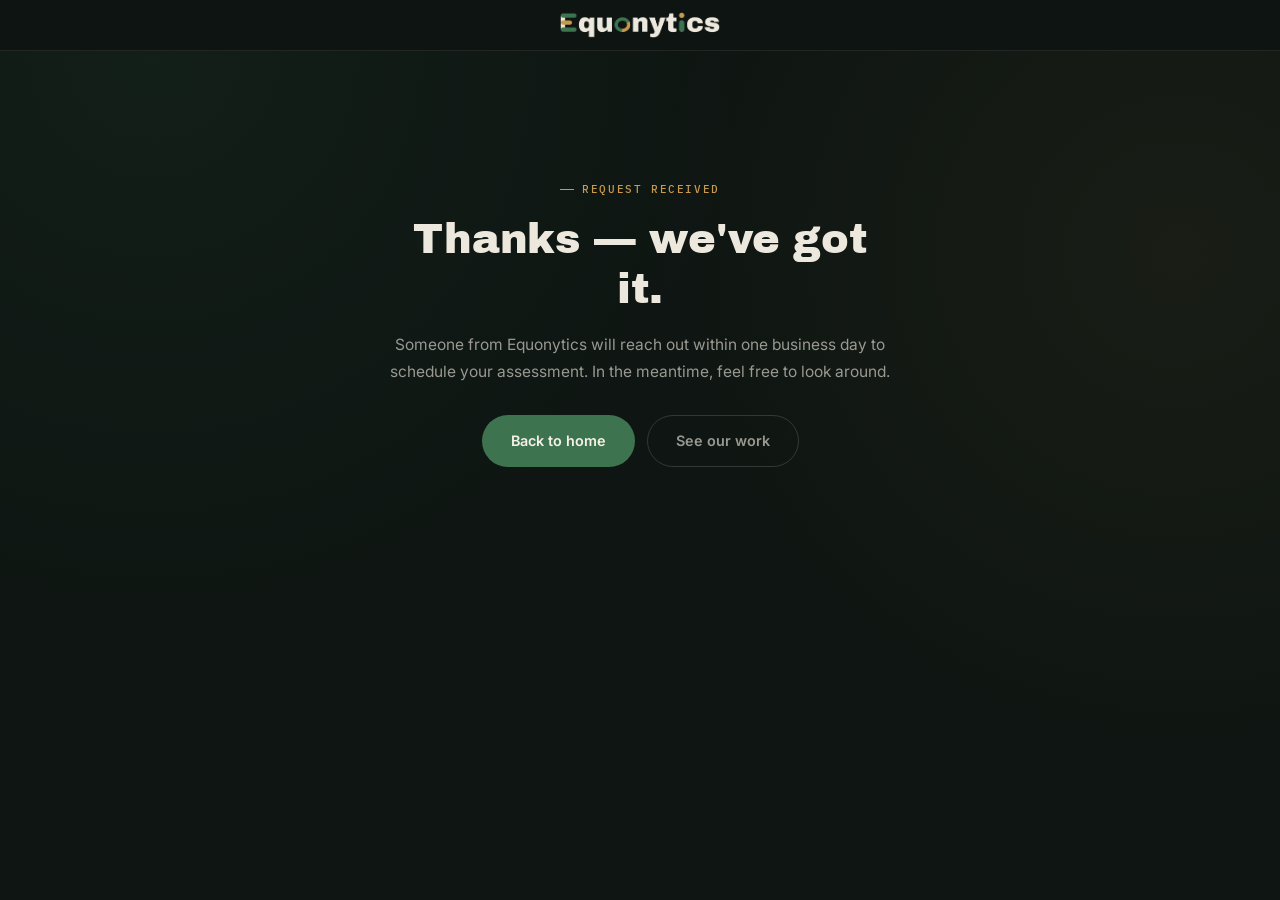
<file: thank-you.html>
<!DOCTYPE html>
<html lang="en">
<head>
    <meta charset="UTF-8">
    <meta name="viewport" content="width=device-width, initial-scale=1.0">
    <title>Thanks | Equonytics</title>
    <meta name="description" content="Thanks for requesting an assessment. We'll be in touch shortly.">
    <link rel="canonical" href="https://www.equonytics.com/thank-you.html">
    <meta name="theme-color" content="#0E1512">
    <meta name="robots" content="index, follow">

    <meta property="og:type" content="website">
    <meta property="og:site_name" content="Equonytics">
    <meta property="og:title" content="Thanks | Equonytics">
    <meta property="og:description" content="Thanks for requesting an assessment. We'll be in touch shortly.">
    <meta property="og:url" content="https://www.equonytics.com/thank-you.html">
    <meta name="twitter:card" content="summary">
    <meta name="twitter:title" content="Thanks | Equonytics">
    <meta name="twitter:description" content="Thanks for requesting an assessment. We'll be in touch shortly.">

    <link rel="icon" type="image/png" href="./assets/favicon.png">
    <link rel="apple-touch-icon" href="./assets/favicon.png">

    <link rel="preconnect" href="https://fonts.googleapis.com">
    <link rel="preconnect" href="https://fonts.gstatic.com" crossorigin>
    <link href="https://fonts.googleapis.com/css2?family=Archivo+Black&family=Archivo:wght@400;500;600;700&family=Inter:wght@300;400;500;600;700&family=IBM+Plex+Mono:wght@400;500;600&display=swap" rel="stylesheet">
    <link rel="stylesheet" href="./assets/styles.css">
</head>
<body>
    <div class="app-shell">
        <div class="main-col" style="margin-left:0;">
            <header class="topbar" style="display:flex; justify-content:center;">
                <a href="index.html" class="sidenav-logo" style="flex-direction:row; align-items:center; gap:10px;">
                    <img src="./assets/logo.png" alt="Equonytics" class="logo-wordmark">
                </a>
            </header>
            <section style="padding: 120px 24px; text-align:center;">
                <div class="wrap" style="max-width:560px;">
                    <span class="eyebrow" style="justify-content:center;">Request received</span>
                    <h1 style="font-family:var(--heading); font-weight:500; font-size:clamp(1.8rem,4vw,2.6rem); margin:16px 0;">Thanks — we've got it.</h1>
                    <p class="lead" style="margin:0 auto 30px; text-align:center;">Someone from Equonytics will reach out within one business day to schedule your assessment. In the meantime, feel free to look around.</p>
                    <div class="hero-actions" style="justify-content:center;">
                        <a href="index.html" class="btn btn-primary">Back to home</a>
                        <a href="examples.html" class="btn btn-secondary">See our work</a>
                    </div>
                </div>
            </section>
        </div>
    </div>
</body>
</html>
</file>
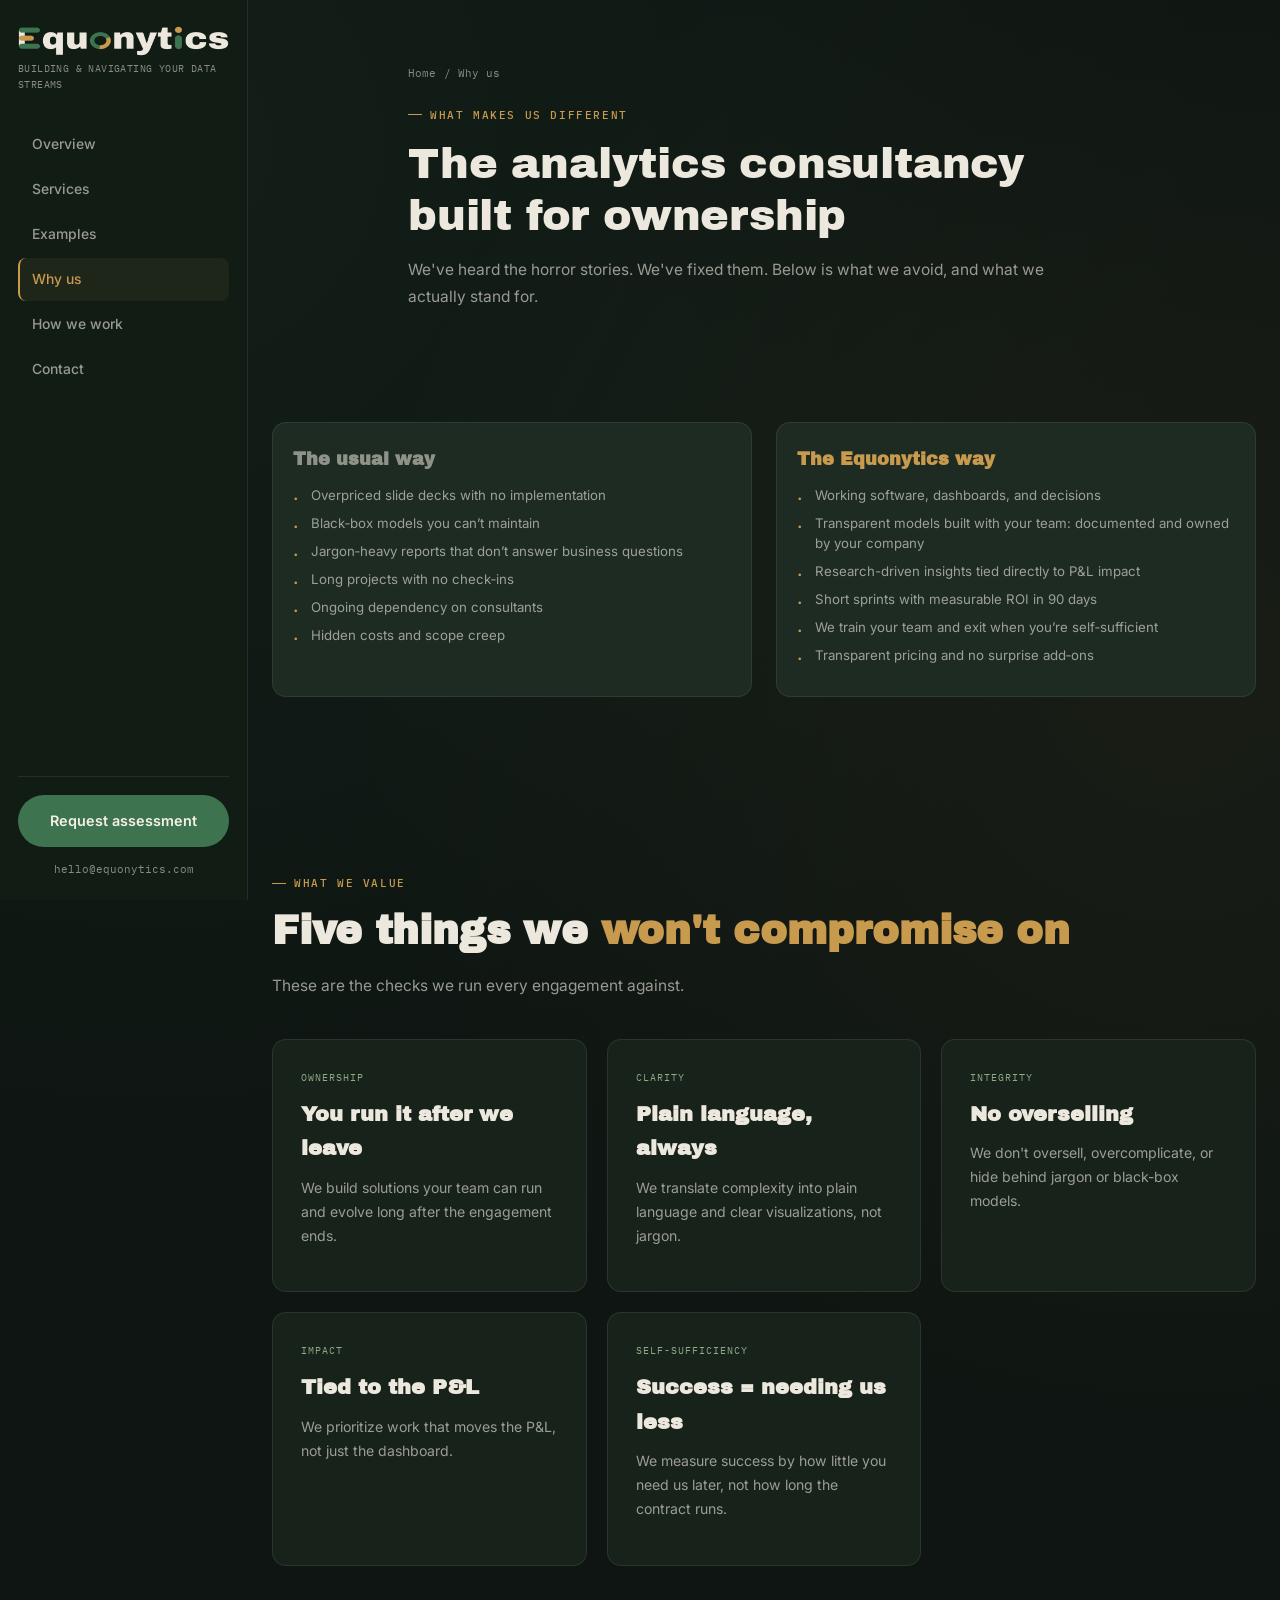
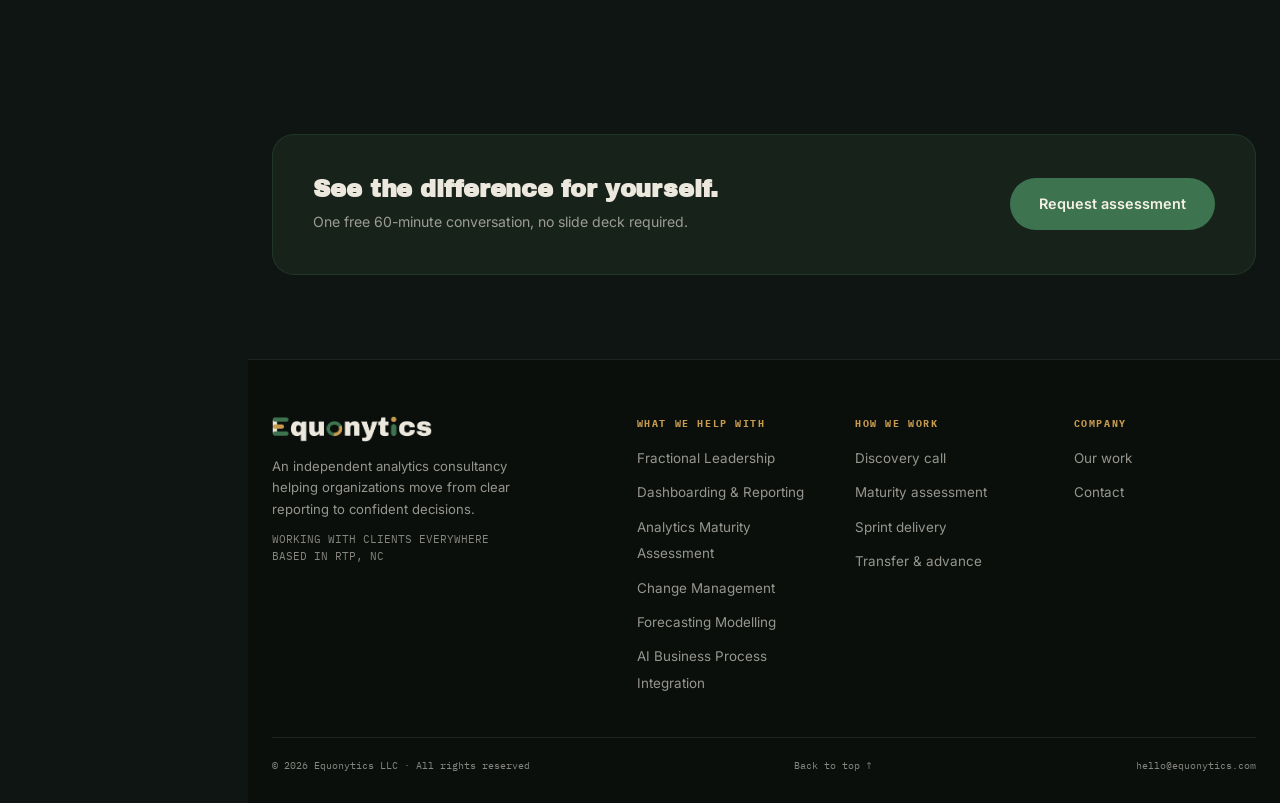
<file: why-us.html>
<!DOCTYPE html>
<html lang="en">
<head>
    <meta charset="UTF-8">
    <meta name="viewport" content="width=device-width, initial-scale=1.0">
    <title>Why us | Equonytics</title>
    <meta name="description" content="What makes Equonytics different from a typical analytics consultancy: working software over slide decks, transparent models your team owns, and short sprints with measurable ROI.">
    <link rel="canonical" href="https://www.equonytics.com/why-us.html">
    <meta name="theme-color" content="#0E1512">
    <meta name="robots" content="index, follow">

    <meta property="og:type" content="website">
    <meta property="og:site_name" content="Equonytics">
    <meta property="og:title" content="Why us | Equonytics">
    <meta property="og:description" content="What makes Equonytics different from a typical analytics consultancy: working software over slide decks, transparent models your team owns, and short sprints with measurable ROI.">
    <meta property="og:url" content="https://www.equonytics.com/why-us.html">
    <meta name="twitter:card" content="summary">
    <meta name="twitter:title" content="Why us | Equonytics">
    <meta name="twitter:description" content="What makes Equonytics different from a typical analytics consultancy: working software over slide decks, transparent models your team owns, and short sprints with measurable ROI.">

    <link rel="icon" type="image/png" href="./assets/favicon.png">
    <link rel="apple-touch-icon" href="./assets/favicon.png">

    <link rel="preconnect" href="https://fonts.googleapis.com">
    <link rel="preconnect" href="https://fonts.gstatic.com" crossorigin>
    <link href="https://fonts.googleapis.com/css2?family=Archivo+Black&family=Archivo:wght@400;500;600;700&family=Inter:wght@300;400;500;600;700&family=IBM+Plex+Mono:wght@400;500;600&display=swap" rel="stylesheet">
    <link rel="stylesheet" href="./assets/styles.css">
</head>
<body>
    <a href="#main-content" class="skip-link">Skip to content</a>

    <div class="app-shell">
        <div class="sidenav-scrim" id="sidenavScrim"></div>

        <!-- SECTION NAVIGATION -->
        <aside class="sidenav" id="sidenav" aria-label="Section navigation">
            <div class="sidenav-top">
                <a href="index.html" class="sidenav-logo">
                    <img src="./assets/logo.png" alt="Equonytics" class="logo-wordmark">
                    <span class="logo-sub">Building &amp; Navigating your Data Streams</span>
                </a>
                <button type="button" class="sidenav-close" id="sidenavClose" aria-label="Close menu">&times;</button>
            </div>
            <nav class="sidenav-links" aria-label="Page sections">
                <a href="index.html#overview" class="sidenav-link">Overview</a>
                <a href="services.html" class="sidenav-link">Services</a>
                <a href="examples.html" class="sidenav-link">Examples</a>
                <a href="why-us.html" class="sidenav-link active">Why us</a>
                <a href="index.html#process" class="sidenav-link">How we work</a>
                <a href="index.html#contact" class="sidenav-link">Contact</a>
            </nav>
            <div class="sidenav-foot">
                <a href="index.html#contact" class="btn btn-primary sidenav-cta">Request assessment</a>
                <span class="sidenav-mail">hello@equonytics.com</span>
            </div>
        </aside>

        <div class="main-col">
            <!-- MOBILE TOPBAR -->
            <header class="topbar">
                <button type="button" class="menu-toggle" id="menuToggle" aria-label="Open menu" aria-expanded="false" aria-controls="sidenav">
                    <span></span><span></span><span></span>
                </button>
                <img src="./assets/logo.png" alt="Equonytics" class="logo-wordmark">
                <a href="index.html#contact" class="nav-cta">Request assessment</a>
            </header>

            <!-- PAGE HEADER -->
            <header class="page-header">
                <div class="wrap page-header-inner">
                    <div class="breadcrumb"><a href="index.html">Home</a> / Why us</div>
                    <span class="eyebrow">What makes us different</span>
                    <h1>The analytics consultancy built for ownership</h1>
                    <p class="lead">We've heard the horror stories. We've fixed them. Below is what we avoid, and what we actually stand for.</p>
                </div>
            </header>

            <main id="main-content">
                <!-- THE DIFFERENCE -->
                <section class="reveal">
                    <div class="wrap">
                        <div class="differentiator-grid">
                            <div class="diff-column">
                                <h4 style="color:var(--faint);">The usual way</h4>
                                <ul>
                                    <li>Overpriced slide decks with no implementation</li>
                                    <li>Black‑box models you can’t maintain</li>
                                    <li>Jargon‑heavy reports that don’t answer business questions</li>
                                    <li>Long projects with no check‑ins</li>
                                    <li>Ongoing dependency on consultants</li>
                                    <li>Hidden costs and scope creep</li>
                                </ul>
                            </div>
                            <div class="diff-column">
                                <h4 style="color:var(--brass);">The Equonytics way</h4>
                                <ul>
                                    <li>Working software, dashboards, and decisions</li>
                                    <li>Transparent models built with your team: documented and owned by your company</li>
                                    <li>Research-driven insights tied directly to P&amp;L impact</li>
                                    <li>Short sprints with measurable ROI in 90 days</li>
                                    <li>We train your team and exit when you’re self‑sufficient</li>
                                    <li>Transparent pricing and no surprise add‑ons</li>
                                </ul>
                            </div>
                        </div>
                    </div>
                </section>

                <!-- WHAT WE VALUE -->
                <section class="reveal">
                    <div class="wrap">
                        <span class="eyebrow">What we value</span>
                        <h2>Five things we <strong>won't compromise on</strong></h2>
                        <p class="lead">These are the checks we run every engagement against.</p>
                        <div class="values-grid">
                            <div class="svc"><span class="svc-mark">Ownership</span><h3>You run it after we leave</h3><p>We build solutions your team can run and evolve long after the engagement ends.</p></div>
                            <div class="svc"><span class="svc-mark">Clarity</span><h3>Plain language, always</h3><p>We translate complexity into plain language and clear visualizations, not jargon.</p></div>
                            <div class="svc"><span class="svc-mark">Integrity</span><h3>No overselling</h3><p>We don't oversell, overcomplicate, or hide behind jargon or black-box models.</p></div>
                            <div class="svc"><span class="svc-mark">Impact</span><h3>Tied to the P&amp;L</h3><p>We prioritize work that moves the P&amp;L, not just the dashboard.</p></div>
                            <div class="svc"><span class="svc-mark">Self-sufficiency</span><h3>Success = needing us less</h3><p>We measure success by how little you need us later, not how long the contract runs.</p></div>
                        </div>
                    </div>
                </section>
            </main>

            <!-- CTA BAND -->
            <section class="reveal">
                <div class="wrap">
                    <div class="cta-band">
                        <div>
                            <h2>See the difference for yourself.</h2>
                            <p>One free 60-minute conversation, no slide deck required.</p>
                        </div>
                        <a href="index.html#contact" class="btn btn-primary">Request assessment</a>
                    </div>
                </div>
            </section>

<footer>
        <div class="foot-inner">
            <div>
                <div class="footer-brand">
                    <img src="./assets/logo.png" alt="Equonytics" class="footer-logo-img">
                </div>
                <p class="footer-desc">An independent analytics consultancy helping organizations move from clear reporting to confident decisions.</p>
                <div class="footer-loc">WORKING WITH CLIENTS EVERYWHERE<br> BASED IN RTP, NC</div>
            </div>
            <div class="fc">
                <h4>What we help with</h4>
                <ul>
                    <li><a href="services.html#tab-fractional">Fractional Leadership</a></li>
                    <li><a href="services.html#tab-dashboarding">Dashboarding & Reporting</a></li>
                    <li><a href="services.html#tab-assessment">Analytics Maturity Assessment</a></li>
                    <li><a href="services.html#tab-change">Change Management</a></li>
                    <li><a href="services.html#tab-forecasting">Forecasting Modelling</a></li>
                    <li><a href="services.html#tab-ai">AI Business Process Integration</a></li>
                </ul>
            </div>
            <div class="fc">
                <h4>How we work</h4>
                <ul>
                    <li><a href="index.html#contact">Discovery call</a></li>
                    <li><a href="index.html#contact">Maturity assessment</a></li>
                    <li><a href="index.html#contact">Sprint delivery</a></li>
                    <li><a href="index.html#contact">Transfer & advance</a></li>
                </ul>
            </div>
            <div class="fc">
                <h4>Company</h4>
                <ul>
                    <li><a href="examples.html">Our work</a></li>
                    <li><a href="index.html#contact">Contact</a></li>
                </ul>
            </div>
        </div>
        <div class="foot-bottom">
            <span>© 2026 Equonytics LLC · All rights reserved</span>
            <a href="#" class="back-to-top">Back to top ↑</a>
            <span>hello@equonytics.com</span>
        </div>
    </footer>
        </div> <!-- /main-col -->
    </div> <!-- /app-shell -->

    <script src="./assets/app.js"></script>
</body>
</html>
</file>
<file: assets/styles.css>
:root {
            --bg: #0E1512;
            --bg-soft: #111C15;
            --surface: #17221B;
            --surface-2: #1D2B22;
            --border: rgba(237, 232, 222, 0.09);
            --border-strong: rgba(237, 232, 222, 0.16);
            --cream: #EDE8DD;
            --cream-soft: #F5F1E6;
            --muted: rgba(237, 232, 222, 0.62);
            --faint: rgba(237, 232, 222, 0.55);
            --forest: #3E7350;
            --forest-deep: #2E5B3F;
            --forest-dark: #14231A;
            --sage: #8CAA86;
            --brass: #C79A4E;
            --brass-deep: #A9782F;
            --heading: 'Archivo Black', 'Archivo', system-ui, sans-serif;
            --sans: 'Inter', system-ui, sans-serif;
            --mono: 'IBM Plex Mono', ui-monospace, monospace;
            --radius: 14px;
            --radius-lg: 22px;
            --radius-pill: 60px;
            --shadow: 0 10px 34px rgba(0, 0, 0, 0.34);
            --shadow-lg: 0 22px 60px rgba(0, 0, 0, 0.45);
        }

        * { margin: 0; padding: 0; box-sizing: border-box; }
        html { scroll-behavior: smooth; }
        [id] { scroll-margin-top: 110px; }

        body {
            font-family: var(--sans);
            background: var(--bg);
            color: var(--cream);
            font-size: 16px;
            line-height: 1.65;
            -webkit-font-smoothing: antialiased;
            overflow-x: hidden;
            background-image:
                radial-gradient(circle at 12% 6%, rgba(62, 115, 80, 0.10), transparent 42%),
                radial-gradient(circle at 92% 28%, rgba(199, 154, 78, 0.06), transparent 40%);
        }

        a { text-decoration: none; color: inherit; }
        img { max-width: 100%; display: block; }

        ::selection { background: var(--forest-dark); color: var(--brass); }
        :focus-visible { outline: 2px solid var(--brass); outline-offset: 3px; }

        .skip-link {
            position: absolute;
            left: -9999px;
            top: 0;
            z-index: 1000;
            background: var(--surface);
            color: var(--cream);
            padding: 12px 20px;
            border-radius: 0 0 8px 0;
            font-weight: 600;
        }
        .skip-link:focus { left: 0; }

        .wrap { max-width: 1120px; margin: 0 auto; padding: 0 24px; }

        .eyebrow {
            font-family: var(--mono);
            font-size: 0.7rem;
            font-weight: 500;
            letter-spacing: 1.6px;
            text-transform: uppercase;
            color: var(--brass);
            display: inline-flex;
            align-items: center;
            gap: 8px;
        }
        .eyebrow::before {
            content: '';
            width: 14px;
            height: 1px;
            background: var(--brass);
            display: inline-block;
        }

        h1, h2, h3, h4 { font-family: var(--heading); color: var(--cream); }
        h2 {
            font-size: clamp(1.8rem, 3.6vw, 2.5rem);
            font-weight: 600;
            line-height: 1.24;
            letter-spacing: -0.1px;
            margin: 14px 0 16px;
        }
        h2 strong, h1 strong { font-weight: 600; color: var(--brass); }
        .lead { font-size: 0.97rem; color: var(--muted); max-width: 620px; line-height: 1.75; }

        section { padding: 84px 0; }

        /* ---------- BUTTONS ---------- */
        .btn {
            display: inline-flex;
            align-items: center;
            gap: 8px;
            font-family: var(--sans);
            font-size: 0.9rem;
            font-weight: 600;
            border-radius: var(--radius-pill);
            padding: 13px 28px;
            transition: all 0.2s ease;
            cursor: pointer;
            border: 1px solid transparent;
        }
        .btn-primary { background: var(--forest); color: var(--cream-soft); }
        .btn-primary:hover { background: var(--forest-deep); transform: translateY(-1px); }
        .btn-secondary { border-color: var(--border-strong); color: var(--muted); background: transparent; }
        .btn-secondary:hover { border-color: var(--brass); color: var(--brass); }

        /* ---------- LOGO / TOPBAR CTA ---------- */
        .logo-wordmark {
            height: 34px;
            width: auto;
            display: block;
        }
        .logo-sub { font-family: var(--mono); font-size: 0.6rem; color: var(--faint); letter-spacing: 0.4px; text-transform: uppercase; }

        .nav-cta {
            background: var(--forest);
            color: var(--cream-soft) !important;
            padding: 9px 20px;
            border-radius: var(--radius-pill);
            font-weight: 600;
            transition: background 0.2s;
            white-space: nowrap;
            font-size: 0.82rem;
        }
        .nav-cta:hover { background: var(--forest-deep); }

        /* ---------- APP SHELL / SIDE NAVIGATION ---------- */
        .app-shell { display: flex; align-items: flex-start; min-height: 100vh; }

        .sidenav {
            position: fixed;
            top: 0; left: 0;
            width: 248px;
            height: 100vh;
            background: var(--bg-soft);
            border-right: 1px solid var(--border);
            display: flex;
            flex-direction: column;
            padding: 26px 18px 22px;
            z-index: 210;
            overflow-y: auto;
        }
        .sidenav-top { display: flex; align-items: flex-start; justify-content: space-between; gap: 8px; margin-bottom: 30px; }
        .sidenav-logo { display: flex; flex-direction: column; gap: 5px; }
        .sidenav-logo .logo-wordmark { height: 30px; }
        .sidenav-close {
            display: none;
            background: none; border: none; color: var(--faint);
            font-size: 1.4rem; line-height: 1; cursor: pointer; padding: 2px 6px;
        }
        .sidenav-links { display: flex; flex-direction: column; gap: 2px; flex: 1; }
        .sidenav-link {
            font-family: var(--sans);
            font-size: 0.87rem;
            font-weight: 500;
            color: var(--muted);
            padding: 10px 12px;
            border-radius: 8px;
            border-left: 2px solid transparent;
            transition: color 0.2s, background 0.2s, border-color 0.2s;
        }
        .sidenav-link:hover { color: var(--cream); background: rgba(237,232,222,0.04); }
        .sidenav-link.active { color: var(--brass); border-left-color: var(--brass); background: rgba(199,154,78,0.07); }
        .sidenav-foot { padding-top: 18px; border-top: 1px solid var(--border); margin-top: 18px; }
        .sidenav-cta { width: 100%; justify-content: center; }
        .sidenav-mail { display: block; font-family: var(--mono); font-size: 0.66rem; color: var(--faint); margin-top: 14px; text-align: center; }

        .sidenav-scrim {
            display: none;
            position: fixed; inset: 0;
            background: rgba(10, 15, 12, 0.6);
            z-index: 200;
        }
        .sidenav-scrim.open { display: block; }

        .main-col { flex: 1; min-width: 0; margin-left: 248px; width: 100%; }

        .topbar {
            display: none;
            position: sticky; top: 0; z-index: 150;
            align-items: center; justify-content: space-between;
            gap: 12px;
            padding: 12px 20px;
            background: rgba(14, 21, 18, 0.95);
            backdrop-filter: blur(10px);
            border-bottom: 1px solid var(--border);
        }
        .topbar .logo-wordmark { height: 26px; }
        .menu-toggle {
            display: flex; flex-direction: column; justify-content: center; gap: 4px;
            width: 36px; height: 36px; border-radius: 8px;
            background: var(--surface); border: 1px solid var(--border-strong);
            cursor: pointer; flex-shrink: 0;
        }
        .menu-toggle span { display: block; width: 16px; height: 2px; background: var(--cream); margin: 0 auto; border-radius: 2px; }

        @media (max-width: 960px) {
            .sidenav {
                transform: translateX(-100%);
                transition: transform 0.28s ease;
                box-shadow: var(--shadow-lg);
            }
            .sidenav.open { transform: translateX(0); }
            .sidenav-close { display: block; }
            .main-col { margin-left: 0; }
            .topbar { display: flex; }
        }

        /* ---------- DASHBOARD EXAMPLE SWITCHER ---------- */
        .dash-switch { display: flex; gap: 8px; flex-wrap: wrap; margin-bottom: 22px; }
        .dash-pill {
            font-family: var(--sans);
            font-size: 0.8rem;
            font-weight: 600;
            color: var(--muted);
            background: var(--surface);
            border: 1px solid var(--border);
            border-radius: var(--radius-pill);
            padding: 9px 18px;
            cursor: pointer;
            transition: color 0.2s, border-color 0.2s, background 0.2s;
        }
        .dash-pill:hover { color: var(--cream); border-color: var(--border-strong); }
        .dash-pill.active { color: var(--brass); border-color: var(--brass); background: var(--surface-2); }
        .dash-example { display: none; }
        .dash-example.active { display: block; }

        /* ---------- HERO ---------- */
        .hero { padding: 76px 0 40px; }
        .hero-inner {
            max-width: 1120px;
            margin: 0 auto;
            padding: 0 24px;
            display: grid;
            grid-template-columns: 1.05fr 0.95fr;
            gap: 56px;
            align-items: start;
        }
        .hero-text { max-width: 620px; text-align: left; }
        h1 {
            font-size: clamp(2rem, 4.2vw, 3.1rem);
            font-weight: 500;
            line-height: 1.2;
            margin: 16px 0 20px;
            letter-spacing: -0.2px;
        }
        .hero-sub { font-size: 1.02rem; color: var(--muted); margin-bottom: 22px; line-height: 1.8; }
        .hero-promise {
            font-size: 0.95rem;
            color: var(--cream);
            line-height: 1.7;
            max-width: 560px;
            margin-bottom: 30px;
            padding-left: 16px;
            border-left: 2px solid var(--brass);
        }
        .hero-promise strong { color: var(--brass); font-weight: 600; }
        .hero-actions { display: flex; gap: 12px; flex-wrap: wrap; }

        .hero-media { position: relative; }
        .hero-media .eyebrow { margin-bottom: 14px; }
        .hero-media-frame {
            position: relative;
            height: 440px;
            border-radius: var(--radius-lg);
            overflow: hidden;
            border: 1px solid var(--border-strong);
            box-shadow: var(--shadow-lg);
        }
        .hero-media-frame img {
            width: 100%;
            height: 100%;
            object-fit: cover;
            display: block;
        }

        @media (max-width: 1000px) {
            .hero-inner { grid-template-columns: 1fr; gap: 32px; }
            .hero-text { max-width: 100%; }
            .hero-media { order: 2; }
            .hero-media-frame { height: 340px; }
        }

        /* ---------- SERVICE SELECTOR ---------- */
        #service-selector { padding: 40px 0 20px; scroll-margin-top: 110px; }
        .service-selector .wrap { max-width: 1120px; margin: 0 auto; padding: 0 24px; }
        .service-selector h2 { text-align: center; margin-bottom: 30px; }
        .service-options {
            display: grid;
            grid-template-columns: repeat(3, 1fr);
            grid-auto-rows: 1fr;
            gap: 20px;
            list-style: none;
            padding: 0;
        }
        .service-option {
            background: var(--surface);
            border: 1px solid var(--border);
            border-radius: var(--radius);
            padding: 22px 20px;
            cursor: pointer;
            transition: all 0.2s ease;
            text-align: left;
            font-family: var(--sans);
            color: var(--cream);
            display: flex;
            flex-direction: column;
            gap: 6px;
            height: 100%;
        }
        .service-option:hover { border-color: var(--brass); box-shadow: var(--shadow); }
        .service-option.active,
        .service-option[aria-selected="true"] {
            border-color: var(--forest);
            background: var(--surface-2);
            box-shadow: var(--shadow);
        }
        .service-option .option-mark {
            font-family: var(--mono);
            font-size: 0.64rem;
            color: var(--sage);
            letter-spacing: 1px;
            text-transform: uppercase;
        }
        .service-option .option-title-wrap { display: flex; align-items: center; gap: 8px; }
        .service-option .option-icon {
            width: 8px;
            height: 8px;
            background: var(--brass);
            border-radius: 1px;
            flex-shrink: 0;
        }
        .service-option .option-title { font-family: var(--heading); font-size: 1.2rem; font-weight: 600; }
        .service-option .option-desc { font-size: 0.85rem; color: var(--muted); line-height: 1.5; }
        .service-option.active .option-mark,
        .service-option[aria-selected="true"] .option-mark,
        .service-option.active .option-title,
        .service-option[aria-selected="true"] .option-title { color: var(--brass); }

        /* ---------- TAB PANELS ---------- */
        .tab-panel { display: none; }
        .tab-panel.active { display: block; }
        [role="tabpanel"]:focus { outline: none; }

        /* ---------- HOW WE WORK (timeline) ---------- */
        .process-list { margin-top: 40px; position: relative; }
        .process-list::before {
            content: '';
            position: absolute;
            left: 34px; top: 8px; bottom: 8px;
            width: 1px;
            background: var(--border-strong);
        }
        .ps { display: grid; grid-template-columns: 68px 1fr; gap: 22px; padding: 22px 0; }
        .ps-num {
            font-family: var(--mono);
            font-size: 0.9rem;
            color: var(--cream-soft);
            background: var(--forest);
            width: 40px; height: 40px;
            border-radius: 50%;
            display: flex; align-items: center; justify-content: center;
            position: relative; z-index: 2;
        }
        .ps h3 { font-size: 1.05rem; font-weight: 600; margin-bottom: 6px; }
        .ps p { font-size: 0.87rem; color: var(--muted); line-height: 1.65; max-width: 520px; }

        /* ---------- SERVICES ---------- */
        .svc-grid { display: grid; grid-template-columns: repeat(2, 1fr); gap: 20px; margin-top: 40px; }
        .values-grid { display: grid; grid-template-columns: repeat(3, 1fr); gap: 20px; margin-top: 40px; }
        .svc {
            background: var(--surface);
            border-radius: var(--radius);
            padding: 30px 28px;
            border: 1px solid var(--border);
            transition: box-shadow 0.25s, transform 0.25s, border-color 0.25s;
        }
        .svc:hover { box-shadow: var(--shadow); transform: translateY(-3px); border-color: var(--border-strong); }
        .svc-mark { font-family: var(--mono); font-size: 0.64rem; color: var(--sage); letter-spacing: 1px; text-transform: uppercase; margin-bottom: 10px; display: block; }
        .svc h3 { font-size: 1.3rem; font-weight: 600; margin-bottom: 10px; }
        .svc p { font-size: 0.88rem; color: var(--muted); line-height: 1.7; margin-bottom: 14px; }
        .svc ul { list-style: none; }
        .svc li { font-size: 0.83rem; color: var(--sage); padding-left: 18px; position: relative; margin-bottom: 7px; line-height: 1.5; }
        .svc li::before { content: '·'; position: absolute; left: 0; top: -3px; font-size: 1.3rem; color: var(--brass); }

        /* ---------- DASHBOARD PREVIEW (illustrative example) ---------- */
        .dash-preview-intro { margin-top: 56px; margin-bottom: 18px; }
        .dash-preview-intro h3 { font-size: 1.3rem; font-weight: 600; margin-top: 8px; }
        .dash-preview {
            background: var(--surface);
            border: 1px solid var(--border);
            border-radius: var(--radius-lg);
            box-shadow: var(--shadow);
            padding: 26px 26px 22px;
        }
        .dash-preview-head {
            display: flex;
            align-items: flex-start;
            justify-content: space-between;
            flex-wrap: wrap;
            gap: 10px;
            margin-bottom: 20px;
        }
        .dash-preview-tag {
            display: inline-block;
            font-family: var(--mono);
            font-size: 0.62rem;
            letter-spacing: 0.5px;
            text-transform: uppercase;
            color: var(--brass);
            background: rgba(199, 154, 78, 0.12);
            padding: 3px 9px;
            border-radius: 5px;
            margin-bottom: 8px;
        }
        .dash-preview-title { font-size: 1.15rem; font-weight: 600; color: var(--cream); }
        .dash-preview-meta { font-family: var(--mono); font-size: 0.68rem; color: var(--faint); align-self: center; }

        .dash-preview-kpis {
            display: grid;
            grid-template-columns: repeat(4, 1fr);
            gap: 1px;
            background: var(--border);
            border-radius: 10px;
            overflow: hidden;
            margin-bottom: 20px;
        }
        .dp-kpi { background: var(--surface-2); padding: 14px 16px; display: flex; flex-direction: column; gap: 6px; }
        .dp-kpi-label { font-size: 0.68rem; color: var(--faint); font-weight: 500; }
        .dp-kpi-value { font-family: var(--heading); font-size: 1.5rem; color: var(--cream); line-height: 1; }
        .dp-kpi-delta { font-family: var(--mono); font-size: 0.66rem; }
        .dp-kpi-delta.down-bad { color: var(--brass); }
        .dp-kpi-delta.up-good { color: var(--sage); }
        .dp-kpi-delta.neutral { color: var(--faint); }

        .dash-preview-charts { display: grid; grid-template-columns: 1.3fr 1fr; gap: 20px; margin-bottom: 18px; }
        .dp-chart-card { background: var(--surface-2); border-radius: 10px; padding: 16px 18px 14px; }
        .dp-chart-label {
            display: flex; justify-content: space-between; align-items: baseline;
            font-family: var(--mono); font-size: 0.62rem; letter-spacing: 0.3px;
            text-transform: uppercase; color: var(--faint); margin-bottom: 8px;
        }
        .dp-chart-label strong { color: var(--brass); font-weight: 600; }
        .dp-legend { display: flex; gap: 14px; font-size: 0.72rem; color: var(--muted); margin-top: 8px; }
        .dp-legend span { display: flex; align-items: center; gap: 6px; }
        .dp-dot { width: 7px; height: 7px; border-radius: 2px; display: inline-block; }

        .dp-bars { display: flex; flex-direction: column; gap: 12px; padding-top: 6px; }
        .dp-bar-row { display: flex; align-items: center; gap: 10px; }
        .dp-bar-name { width: 100px; flex-shrink: 0; font-size: 0.74rem; color: var(--muted); }
        .dp-bar-track { flex: 1; background: var(--border); border-radius: 4px; height: 8px; overflow: hidden; }
        .dp-bar-fill { height: 100%; border-radius: 4px; }
        .dp-bar-val { width: 32px; flex-shrink: 0; text-align: right; font-family: var(--mono); font-size: 0.72rem; color: var(--cream); }

        @media (max-width: 700px) {
            .dash-preview-kpis { grid-template-columns: repeat(2, 1fr); }
            .dash-preview-charts { grid-template-columns: 1fr; }
        }

        /* ---------- EXAMPLES BUNDLE ---------- */
        .examples-grid { display: grid; grid-template-columns: repeat(2, 1fr); gap: 24px; margin-top: 30px; }
        .field-card {
            background: var(--surface);
            border-radius: var(--radius-lg);
            border: 1px solid var(--border);
            box-shadow: var(--shadow);
            padding: 28px 28px 24px;
            transition: border-color 0.25s ease, box-shadow 0.25s ease;
        }
        .field-card:hover { border-color: var(--border-strong); box-shadow: var(--shadow-lg); }
        .field-card summary { list-style: none; cursor: pointer; }
        .field-card summary::-webkit-details-marker { display: none; }
        .field-card summary::marker { content: ''; }
        .field-summary:focus-visible { outline: 2px solid var(--brass); outline-offset: 4px; border-radius: 8px; }
        .expand-cta {
            display: inline-flex;
            align-items: center;
            gap: 9px;
            font-family: var(--sans);
            font-size: 0.82rem;
            font-weight: 600;
            color: var(--muted);
            border: 1px solid var(--border-strong);
            border-radius: var(--radius-pill);
            padding: 9px 18px;
            transition: color 0.2s, border-color 0.2s;
        }
        .field-summary:hover .expand-cta { color: var(--brass); border-color: var(--brass); }
        .expand-cta .chevron { color: currentColor; transition: transform 0.25s ease; flex-shrink: 0; }
        details[open] .expand-cta .chevron { transform: rotate(180deg); }
        details[open] .expand-cta { color: var(--brass); border-color: var(--brass); }
        .field-card-body { margin-top: 20px; padding-top: 20px; border-top: 1px solid var(--border); }
        .field-card-label {
            display: flex;
            justify-content: space-between;
            align-items: baseline;
            font-family: var(--mono);
            font-size: 0.64rem;
            letter-spacing: 0.5px;
            text-transform: uppercase;
            color: var(--faint);
            margin-bottom: 6px;
        }
        .field-card-label strong { color: var(--brass); font-weight: 600; }
        .field-chart-plot { width: 100%; height: 240px; }
        .js-plotly-plot .plotly .modebar { display: none !important; }
        .field-caption {
            font-size: 0.78rem;
            color: var(--muted);
            line-height: 1.65;
            padding: 14px 16px;
            margin-top: 16px;
            border-left: 2px solid var(--brass-deep);
            background: var(--surface-2);
            border-radius: 0 8px 8px 0;
        }
        .field-caption strong { color: var(--cream); font-weight: 600; }
        .field-outcome {
            font-size: 0.78rem;
            color: var(--sage);
            line-height: 1.65;
            padding: 12px 16px;
            margin-top: 10px;
            border-left: 2px solid var(--forest);
            background: rgba(62, 115, 80, 0.08);
            border-radius: 0 8px 8px 0;
        }
        .field-outcome strong { color: var(--cream); font-weight: 600; }
        .illustrative-note { font-size: 0.68rem; color: var(--faint); margin-top: 10px; line-height: 1.5; }
        .field-stats {
            display: grid;
            grid-template-columns: repeat(4, 1fr);
            gap: 1px;
            background: var(--border);
            border-radius: 10px;
            overflow: hidden;
            margin-top: 16px;
        }
        .fs { background: var(--surface-2); padding: 12px 6px; text-align: center; }
        .fs strong { display: block; font-family: var(--mono); font-size: 1.1rem; font-weight: 600; color: var(--brass); line-height: 1.1; }
        .fs span { font-size: 0.63rem; color: var(--faint); display: block; margin-top: 5px; line-height: 1.35; }
        .playbook-inner { margin-top: 30px; padding-top: 30px; border-top: 1px solid var(--border); }
        .warning-box {
            max-width: 100%;
            margin: 20px auto 0;
            background: var(--surface-2);
            border-left: 3px solid var(--brass);
            border-radius: 0 12px 12px 0;
            padding: 20px 22px;
        }
        .warning-box .eyebrow { margin-bottom: 8px; }
        .warning-box p { font-size: 0.9rem; color: var(--muted); line-height: 1.75; }
        .warning-box p strong { color: var(--cream); font-weight: 600; }

        /* ---------- STAGES STRIP ---------- */
        .stages { background: var(--forest-dark); border-top: 1px solid var(--border); border-bottom: 1px solid var(--border); }
        .stages-inner {
            max-width: 1120px; margin: 0 auto; padding: 0 24px;
            display: grid; grid-template-columns: repeat(4, 1fr);
            gap: 0;
        }
        .stage { padding: 30px 20px; border-right: 1px solid var(--border); text-align: left; }
        .stage:last-child { border-right: none; }
        .stage-num { font-family: var(--mono); font-size: 0.7rem; color: var(--brass); letter-spacing: 1px; }
        .stage-name { font-family: var(--heading); font-size: 1.12rem; font-weight: 500; margin: 10px 0 6px; color: var(--cream); }
        .stage-desc { font-size: 0.8rem; color: var(--faint); }

        /* ---------- WHAT MAKES US DIFFERENT ---------- */
        .differentiator-grid { display: grid; grid-template-columns: 1fr 1fr; gap: 24px; margin-top: 20px; }
        .diff-column {
            background: var(--surface-2);
            border-radius: var(--radius);
            padding: 22px 20px;
            border: 1px solid var(--border);
        }
        .diff-column h4 { font-size: 1.1rem; font-weight: 600; margin-bottom: 12px; display: flex; align-items: center; gap: 8px; }
        .diff-column ul { list-style: none; }
        .diff-column li {
            font-size: 0.83rem;
            color: var(--muted);
            padding-left: 18px;
            position: relative;
            margin-bottom: 8px;
            line-height: 1.5;
        }
        .diff-column li::before {
            content: '·';
            position: absolute;
            left: 0;
            top: -3px;
            font-size: 1.3rem;
            color: var(--brass);
        }
        @media (max-width: 700px) { .differentiator-grid { grid-template-columns: 1fr; } }

        /* ---------- CTA ---------- */
        .cta-box {
            max-width: 720px; margin: 0 auto;
            background: var(--surface);
            border-radius: var(--radius-lg);
            padding: 58px 44px;
            text-align: center;
            border: 1px solid rgba(62, 115, 80, 0.25);
            box-shadow: 0 0 70px rgba(62, 115, 80, 0.08);
        }
        .cta-box .eyebrow { justify-content: center; }
        .cta-box h2 { margin-bottom: 16px; }
        .cta-box p { color: var(--muted); max-width: 460px; margin: 0 auto 30px; line-height: 1.7; }
        .cta-chart-wrap { max-width: 520px; margin: 0 auto 34px; text-align: left; }
        .cta-chart { width: 100%; height: 190px; }
        .cta-form { display: flex; max-width: 440px; margin: 0 auto; gap: 10px; flex-wrap: wrap; justify-content: center; }
        .cta-form input {
            flex: 2; min-width: 190px;
            padding: 13px 20px;
            border-radius: var(--radius-pill);
            border: 1px solid var(--border-strong);
            background: var(--surface-2);
            color: var(--cream);
            font-family: var(--sans);
            font-size: 0.9rem;
            outline: none;
            transition: border-color 0.2s;
        }
        .cta-form input::placeholder { color: var(--faint); }
        .cta-form input:focus { border-color: var(--forest); }
        .cta-form { flex-direction: column; align-items: stretch; max-width: 480px; }
        .form-row { display: flex; gap: 10px; flex-wrap: wrap; }
        .form-row input, .form-row select { flex: 1; min-width: 180px; }
        .cta-form select {
            padding: 13px 20px;
            border-radius: var(--radius-pill);
            border: 1px solid var(--border-strong);
            background: var(--surface-2);
            color: var(--cream);
            font-family: var(--sans);
            font-size: 0.9rem;
            outline: none;
            transition: border-color 0.2s;
            cursor: pointer;
        }
        .cta-form select:invalid { color: var(--faint); }
        .cta-form select:focus { border-color: var(--forest); }
        .cta-form textarea {
            padding: 13px 20px;
            border-radius: 18px;
            border: 1px solid var(--border-strong);
            background: var(--surface-2);
            color: var(--cream);
            font-family: var(--sans);
            font-size: 0.9rem;
            outline: none;
            resize: vertical;
            transition: border-color 0.2s;
        }
        .cta-form textarea::placeholder { color: var(--faint); }
        .cta-form textarea:focus { border-color: var(--forest); }
        .cta-form button { width: 100%; padding: 13px 28px; }
        .cta-form button {
            background: var(--forest);
            border: none;
            border-radius: var(--radius-pill);
            padding: 0 28px;
            font-family: var(--sans);
            font-size: 0.9rem;
            font-weight: 600;
            color: var(--cream-soft);
            cursor: pointer;
            transition: background 0.2s;
            white-space: nowrap;
        }
        .cta-form button:hover { background: var(--forest-deep); }
        .cta-note { font-family: var(--mono); font-size: 0.7rem; color: var(--faint); margin-top: 18px; letter-spacing: 0.2px; }
        .cta-confidential { font-size: 0.78rem; color: var(--muted); max-width: 420px; margin: 16px auto 0; line-height: 1.6; }
        .cta-secondary {
            max-width: 480px;
            margin: 32px auto 0;
            padding-top: 28px;
            border-top: 1px solid var(--border);
            text-align: center;
        }
        .cta-secondary-text { font-size: 0.85rem; color: var(--muted); line-height: 1.6; margin-bottom: 16px; }
        /* ---------- FOOTER ---------- */
        footer { background: #0A0F0C; padding: 56px 24px 28px; border-top: 1px solid var(--border); }
        .foot-inner {
            max-width: 1120px; margin: 0 auto;
            display: grid; grid-template-columns: 1.8fr 1fr 1fr 1fr; gap: 36px;
            padding-bottom: 34px; border-bottom: 1px solid var(--border); margin-bottom: 20px;
        }
        .footer-brand { display: flex; align-items: center; gap: 12px; margin-bottom: 14px; }
        .footer-logo-img { height: 26px; width: auto; display: block; }
        .footer-desc { font-size: 0.82rem; color: var(--muted); max-width: 260px; margin-bottom: 10px; }
        .footer-loc { font-family: var(--mono); font-size: 0.66rem; color: var(--faint); }
        .fc h4 { font-family: var(--mono); font-size: 0.62rem; letter-spacing: 1.6px; text-transform: uppercase; color: var(--brass); margin-bottom: 12px; }
        .fc ul { list-style: none; }
        .fc li { margin-bottom: 8px; }
        .fc a { font-size: 0.84rem; color: var(--muted); transition: color 0.2s; }
        .fc a:hover { color: var(--cream); }
        .foot-bottom { max-width: 1120px; margin: 0 auto; display: flex; justify-content: space-between; font-family: var(--mono); font-size: 0.64rem; color: var(--faint); flex-wrap: wrap; gap: 8px; align-items: center; }
        .back-to-top { color: var(--faint); font-family: var(--mono); font-size: 0.64rem; transition: color 0.2s; }
        .back-to-top:hover { color: var(--brass); }

        /* ---------- REVEAL ---------- */
        .reveal { opacity: 0; transform: translateY(14px); transition: opacity 0.6s ease, transform 0.6s ease; }
        .reveal.is-visible { opacity: 1; transform: translateY(0); }
        @media (prefers-reduced-motion: reduce) {
            .reveal { opacity: 1; transform: none; transition: none; }
            html { scroll-behavior: auto; }
        }

        /* ---------- RESPONSIVE ---------- */
        @media (max-width: 900px) {
            .stages-inner { grid-template-columns: repeat(2, 1fr); }
            .stage:nth-child(2) { border-right: none; }
            .svc-grid { grid-template-columns: 1fr; }
            .values-grid { grid-template-columns: repeat(2, 1fr); }
            .foot-inner { grid-template-columns: 1fr 1fr; }
            .examples-grid { grid-template-columns: 1fr; }
            .service-options { grid-template-columns: repeat(2, 1fr); }
        }
        @media (max-width: 560px) {
            .logo-wordmark { height: 26px; }
            .stages-inner { grid-template-columns: 1fr; }
            .values-grid { grid-template-columns: 1fr; }
            .stage { border-right: none; border-bottom: 1px solid var(--border); }
            .foot-inner { grid-template-columns: 1fr; }
            .cta-box { padding: 40px 24px; }
            .field-stats { grid-template-columns: repeat(2, 1fr); }
            .ps { grid-template-columns: 46px 1fr; gap: 16px; }
            .service-options { grid-template-columns: 1fr; }
        }

        /* ---------- PAGE HEADER (subpages) ---------- */
        .page-header { padding: 64px 0 8px; }
        .page-header-inner { max-width: 760px; }
        .page-header h1 {
            font-size: clamp(1.9rem, 3.6vw, 2.7rem);
            font-weight: 500;
            margin: 14px 0 14px;
        }
        .page-header .lead { max-width: 640px; }
        .breadcrumb {
            font-family: var(--mono);
            font-size: 0.7rem;
            color: var(--faint);
            margin-bottom: 14px;
            display: flex;
            align-items: center;
            gap: 8px;
        }
        .breadcrumb a { color: var(--faint); transition: color 0.2s; }
        .breadcrumb a:hover { color: var(--brass); }

        /* ---------- HOMEPAGE TEASERS ---------- */
        .teaser-grid {
            display: grid;
            grid-template-columns: repeat(3, 1fr);
            gap: 20px;
            margin-top: 36px;
        }
        .teaser-card {
            background: var(--surface);
            border: 1px solid var(--border);
            border-radius: var(--radius-lg);
            padding: 28px 26px;
            display: flex;
            flex-direction: column;
            gap: 10px;
            transition: border-color 0.2s, transform 0.2s, box-shadow 0.2s;
        }
        .teaser-card:hover { border-color: var(--brass); transform: translateY(-3px); box-shadow: var(--shadow); }
        .teaser-card h3 { font-size: 1.2rem; font-weight: 600; }
        .teaser-card p { font-size: 0.86rem; color: var(--muted); line-height: 1.65; flex: 1; }
        .teaser-link {
            font-family: var(--mono);
            font-size: 0.72rem;
            letter-spacing: 0.3px;
            color: var(--brass);
            display: inline-flex;
            align-items: center;
            gap: 6px;
        }
        .teaser-card:hover .teaser-link { gap: 9px; }
        .teaser-link svg { transition: transform 0.2s; }

        /* ---------- CTA BAND (subpages, links back to the contact form on the homepage) ---------- */
        .cta-band {
            background: var(--surface);
            border: 1px solid rgba(62, 115, 80, 0.25);
            border-radius: var(--radius-lg);
            padding: 40px 40px;
            display: flex;
            align-items: center;
            justify-content: space-between;
            gap: 24px;
            flex-wrap: wrap;
        }
        .cta-band h2 { font-size: 1.5rem; margin: 0 0 6px; }
        .cta-band p { font-size: 0.88rem; color: var(--muted); max-width: 480px; margin: 0; }
        .cta-band .btn { flex-shrink: 0; }

        @media (max-width: 900px) {
            .teaser-grid { grid-template-columns: 1fr; }
        }
        @media (max-width: 700px) {
            .cta-band { padding: 30px 26px; text-align: left; }
        }
</file>
